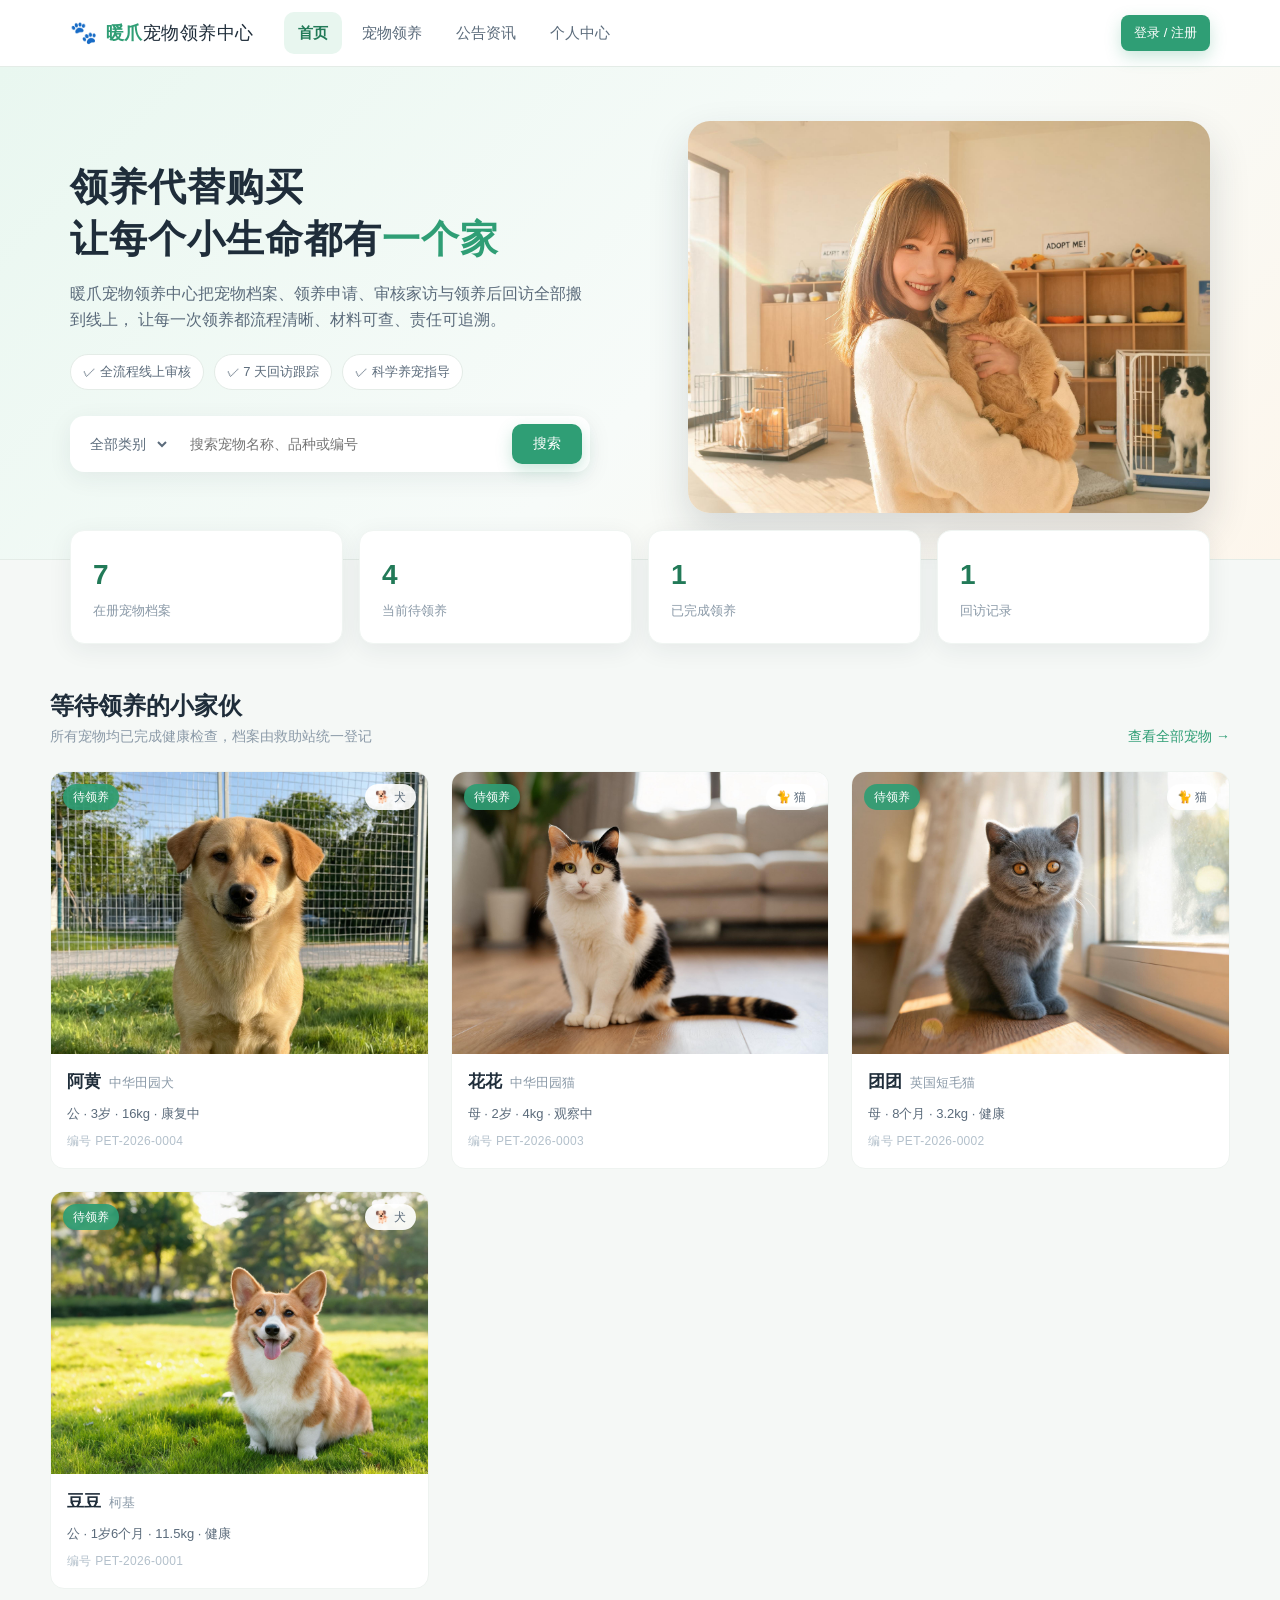
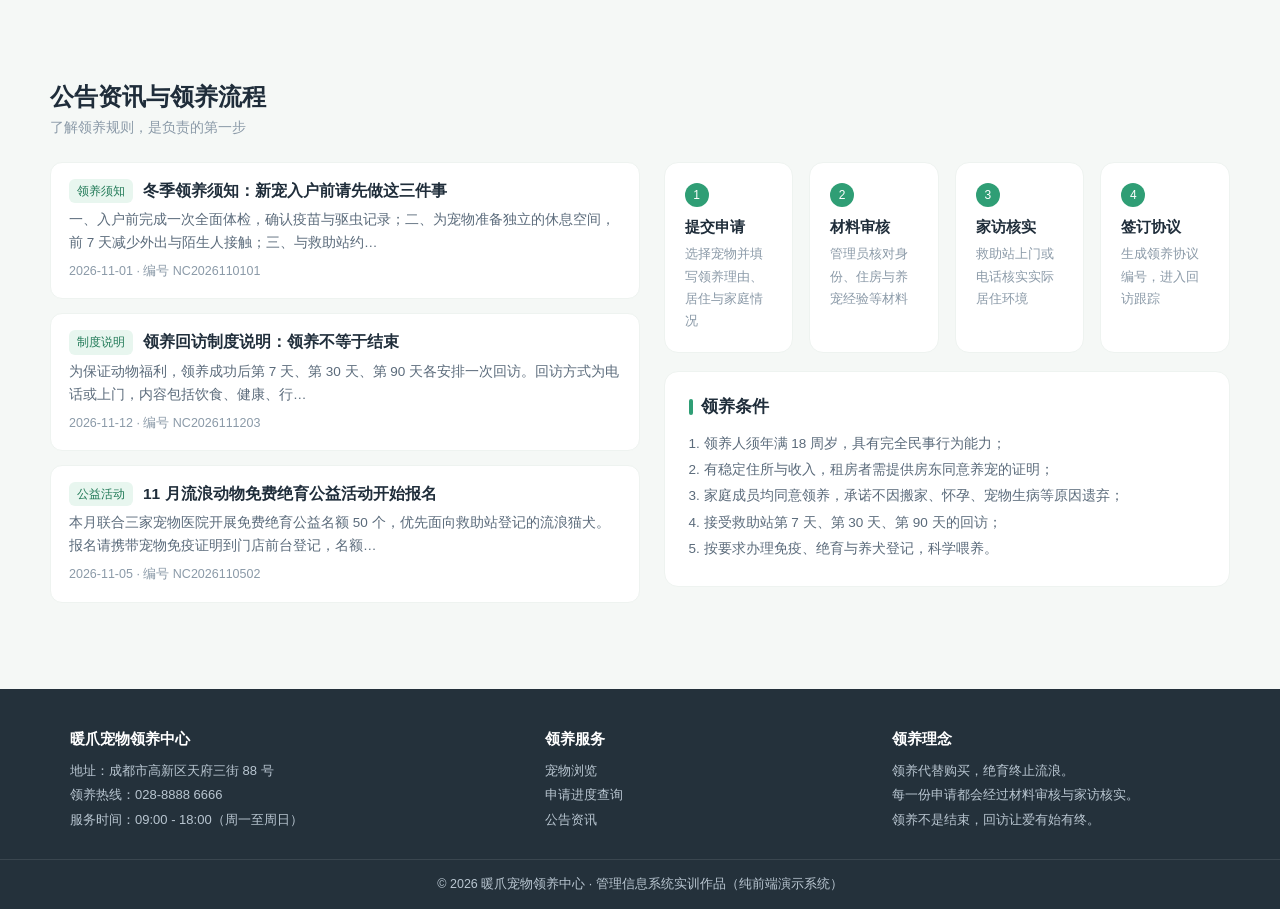
<file: pet-adoption/index.html>
<!DOCTYPE html>
<html lang="zh-CN">
<head>
  <meta charset="UTF-8">
  <meta name="viewport" content="width=device-width, initial-scale=1.0">
  <title>暖爪宠物领养中心 · 首页</title>
  <link rel="stylesheet" href="css/style.css">
</head>
<body>
<main>
  <!-- 首屏 -->
  <section class="hero">
    <div class="wrap hero-in">
      <div>
        <h1>领养代替购买<br>让每个小生命都有<em>一个家</em></h1>
        <p class="lead">暖爪宠物领养中心把宠物档案、领养申请、审核家访与领养后回访全部搬到线上，
          让每一次领养都流程清晰、材料可查、责任可追溯。</p>
        <div class="hero-tags">
          <span>✓ 全流程线上审核</span>
          <span>✓ 7 天回访跟踪</span>
          <span>✓ 科学养宠指导</span>
        </div>
        <form class="searchbar" action="list.html" method="get">
          <select name="type">
            <option value="">全部类别</option>
            <option value="01">犬</option>
            <option value="02">猫</option>
            <option value="03">其他</option>
          </select>
          <input type="text" name="kw" placeholder="搜索宠物名称、品种或编号">
          <button class="btn btn-primary" type="submit">搜索</button>
        </form>
      </div>
      <div class="hero-pic">
        <img src="assets/hero.jpg" alt="领养家庭" onerror="imgFallback(this)">
      </div>
    </div>
  </section>

  <!-- 数据概览 -->
  <div class="wrap">
    <div class="stats" id="stats"></div>
  </div>

  <!-- 推荐宠物 -->
  <section class="section wrap">
    <div class="section-hd">
      <div>
        <h2>等待领养的小家伙</h2>
        <p>所有宠物均已完成健康检查，档案由救助站统一登记</p>
      </div>
      <a href="list.html">查看全部宠物 →</a>
    </div>
    <div class="pet-grid" id="petGrid"></div>
  </section>

  <!-- 公告 + 流程 -->
  <section class="section wrap" id="notices">
    <div class="section-hd">
      <div>
        <h2>公告资讯与领养流程</h2>
        <p>了解领养规则，是负责的第一步</p>
      </div>
    </div>
    <div style="display:grid;grid-template-columns:1.02fr .98fr;gap:24px;align-items:start" class="notice-flow">
      <div class="notice-list" id="noticeList"></div>
      <div>
        <div class="flow" id="flowBox"></div>
        <div class="block" style="margin-top:18px">
          <h3>领养条件</h3>
          <pre style="white-space:pre-wrap;font-family:inherit;color:#5b6b7b;font-size:13.5px;line-height:1.95" id="ruleBox"></pre>
        </div>
      </div>
    </div>
  </section>
</main>

<script src="js/store.js"></script>
<script src="js/common.js"></script>
<script>
  renderLayout('home');

  /* 数据概览 */
  var pets = DB.pets();
  var stats = [
    { n: pets.length, t: '在册宠物档案' },
    { n: pets.filter(function (p) { return p.status === '20'; }).length, t: '当前待领养' },
    { n: DB.applications().filter(function (a) { return a.status === '04'; }).length, t: '已完成领养' },
    { n: DB.visits().filter(function (v) { return v.status === '02'; }).length, t: '回访记录' }
  ];
  $('#stats').innerHTML = stats.map(function (s) {
    return '<div class="stat"><b>' + s.n + '</b><span>' + s.t + '</span></div>';
  }).join('');

  /* 推荐宠物：待领养，按登记时间倒序 */
  var list = pets.filter(function (p) { return p.status === '20'; })
    .sort(function (a, b) { return a.createdAt < b.createdAt ? 1 : -1; }).slice(0, 6);
  $('#petGrid').innerHTML = list.length ? list.map(petCard).join('') : emptyState('暂时没有待领养的宠物，请稍后再来看看');

  /* 公告 */
  var notices = DB.notices().slice(0, 3);
  $('#noticeList').innerHTML = notices.map(function (n) {
    return '<article class="notice-item" data-id="' + n.id + '">' +
      '<div class="top"><span class="type">' + esc(n.type) + '</span>' +
      '<h4>' + esc(n.title) + '</h4></div>' +
      '<p>' + esc(n.content.slice(0, 62)) + '…</p>' +
      '<div class="date" style="margin-top:6px">' + esc(n.createdAt) + ' · 编号 ' + esc(n.id) + '</div>' +
    '</article>';
  }).join('');

  $$('.notice-item').forEach(function (item) {
    item.addEventListener('click', function () {
      var n = DB.notices().filter(function (x) { return x.id === item.dataset.id; })[0];
      if (!n) return;
      openModal(n.title,
        '<div class="badge b-20" style="margin-bottom:10px">' + esc(n.type) + '</div>' +
        '<div class="prose" style="white-space:pre-wrap">' + esc(n.content) + '</div>' +
        '<div class="date" style="color:#8b9aa8;font-size:12.5px;margin-top:14px">发布编号 ' + esc(n.id) + ' · ' + esc(n.createdAt) + '</div>',
        '<button class="btn btn-primary" onclick="closeModal()">知道了</button>');
    });
  });

  /* 领养流程 */
  var flow = [
    ['提交申请', '选择宠物并填写领养理由、居住与家庭情况'],
    ['材料审核', '管理员核对身份、住房与养宠经验等材料'],
    ['家访核实', '救助站上门或电话核实实际居住环境'],
    ['签订协议', '生成领养协议编号，进入回访跟踪']
  ];
  $('#flowBox').innerHTML = flow.map(function (f, i) {
    return '<div class="flow-item"><em>' + (i + 1) + '</em><h4>' + f[0] + '</h4><p>' + f[1] + '</p></div>';
  }).join('');
  $('#ruleBox').textContent = DB.settings().rules;
</script>
</body>
</html>
</file>
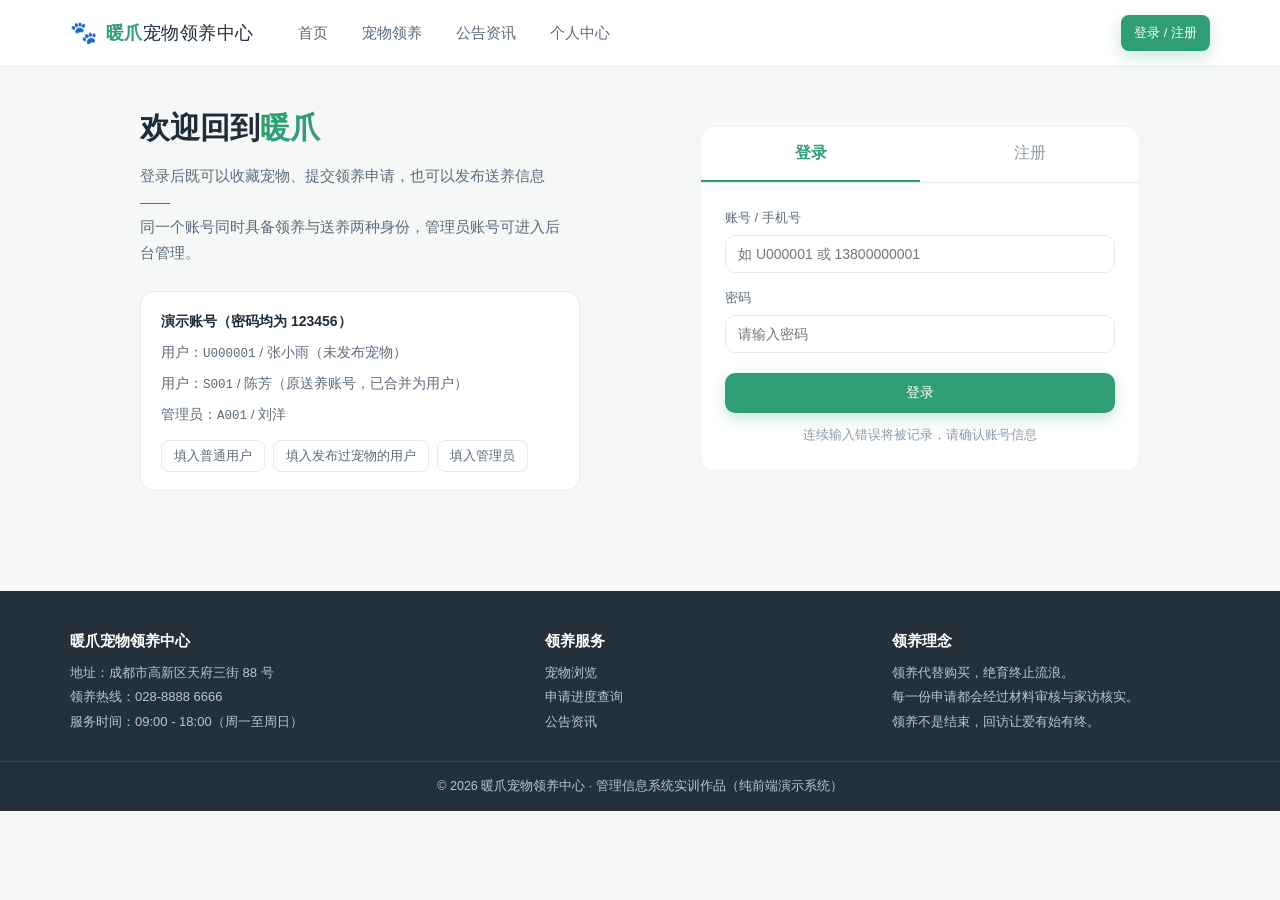
<file: pet-adoption/admin.html>
<!DOCTYPE html>
<html lang="zh-CN">
<head>
  <meta charset="UTF-8">
  <meta name="viewport" content="width=device-width, initial-scale=1.0">
  <title>管理员后台 · 暖爪宠物领养中心</title>
  <link rel="stylesheet" href="css/style.css">
</head>
<body>
<div class="wrap">
  <div class="panel-layout">
    <aside class="menu">
      <div class="who">
        <b id="whoName">—</b>
        <span id="whoMeta">—</span>
      </div>
      <button data-sec="home" class="on" type="button">📊 后台概览</button>
      <button data-sec="users" type="button">👥 用户管理</button>
      <button data-sec="pets" type="button">🐾 宠物审核管理</button>
      <button data-sec="apps" type="button">📄 领养申请审核</button>
      <button data-sec="visits" type="button">📞 领养回访管理</button>
      <button data-sec="notices" type="button">📢 公告资讯管理</button>
      <button data-sec="settings" type="button">⚙️ 系统基础设置</button>
      <a href="index.html" style="margin-top:6px">↩ 返回前台首页</a>
    </aside>

    <div>
      <div class="panel-title">
        <div>
          <h2 id="panelTitle">后台概览</h2>
          <div class="sub" id="panelSub">—</div>
        </div>
        <div id="panelExtra"></div>
      </div>
      <div id="panel"></div>
    </div>
  </div>
</div>

<script src="js/store.js"></script>
<script src="js/common.js"></script>
<script>
  renderLayout('admin');
  var user = requireUser(['03']);
  var sec = 'home';

  var META = {
    home: ['后台概览', '查看关键数据与待处理事项'],
    users: ['用户管理', '管理用户与管理员账号状态'],
    pets: ['宠物审核管理', '审核送养信息，维护宠物档案状态'],
    apps: ['领养申请审核', '按“材料审核—家访核实—签订协议”流程处理申请'],
    visits: ['领养回访管理', '跟踪领养后回访任务，记录回访结果'],
    notices: ['公告资讯管理', '发布、编辑与删除领养须知与公益活动公告'],
    settings: ['系统基础设置', '维护站点信息、领养要求与回访规则']
  };

  function boot() {
    var u = DB.currentUser();
    $('#whoName').textContent = u.name;
    $('#whoMeta').textContent = '管理员 · ' + u.id;
    $('#panelTitle').textContent = META[sec][0];
    $('#panelSub').textContent = META[sec][1];
    $$('.menu [data-sec]').forEach(function (b) { b.classList.toggle('on', b.dataset.sec === sec); });
    $('#panelExtra').innerHTML = '';
    if (sec === 'home') renderHome();
    else if (sec === 'users') renderUsers();
    else if (sec === 'pets') renderPets();
    else if (sec === 'apps') renderApps();
    else if (sec === 'visits') renderVisits();
    else if (sec === 'notices') renderNotices();
    else renderSettings();
  }

  function statBox(n, t) { return '<div class="stat-box"><span>' + t + '</span><b>' + n + '</b></div>'; }

  /* ---------- 后台概览 ---------- */
  function renderHome() {
    var pets = DB.pets(), apps = DB.applications(), visits = DB.visits();
    var pendingPets = pets.filter(function (p) { return p.status === '10'; });
    var pendingApps = apps.filter(function (a) { return a.status === '01' || a.status === '02' || a.status === '03'; });
    var pendingVisits = visits.filter(function (v) { return v.status === '01'; });

    var todo = [];
    pendingPets.forEach(function (p) {
      todo.push('宠物「' + p.name + '」待审核 <span class="mono">' + p.id + '</span>');
    });
    pendingApps.forEach(function (a) {
      todo.push('申请 <span class="mono">' + a.id + '</span> 处于「' + DICT.applyStatus[a.status] + '」');
    });
    pendingVisits.forEach(function (v) {
      todo.push('回访 <span class="mono">' + v.id + '</span> 计划于 ' + v.planDate + ' 执行');
    });

    $('#panel').innerHTML =
      '<div class="stat-row">' +
        statBox(DB.users().length, '系统用户') +
        statBox(pets.length, '在册宠物') +
        statBox(pendingApps.length, '待处理申请') +
        statBox(pendingVisits.length, '待回访任务') +
      '</div>' +
      '<div class="card"><h3 style="font-size:16px;margin-bottom:10px">待办事项</h3>' +
        (todo.length ? '<ul style="display:grid;gap:8px;color:#5b6b7b;font-size:13.5px">' +
          todo.slice(0, 8).map(function (t) {
            return '<li style="padding:8px 12px;background:#f8fbf9;border-radius:8px">· ' + t + '</li>';
          }).join('') + '</ul>'
          : '<p style="color:#8b9aa8">暂无待处理事项，全部业务已处理完毕。</p>') +
      '</div>' +
      '<div class="card"><h3 style="font-size:16px;margin-bottom:10px">最近领养申请</h3>' +
        '<div class="table-wrap" style="border:0"><table class="tb"><thead><tr>' +
          '<th>申请单号</th><th>宠物</th><th>申请人</th><th>提交时间</th><th>状态</th>' +
        '</tr></thead><tbody>' +
        apps.slice().sort(function (a, b) { return a.createdAt < b.createdAt ? 1 : -1; }).slice(0, 5).map(function (a) {
          var p = DB.pet(a.petId) || {}, u = DB.user(a.userId) || {};
          return '<tr><td class="mono">' + esc(a.id) + '</td><td>' + esc(p.name || '—') + '</td>' +
            '<td>' + esc(u.name || '—') + '</td><td>' + esc(a.createdAt) + '</td>' +
            '<td>' + badge(DICT.applyStatus, a.status) + '</td></tr>';
        }).join('') + '</tbody></table></div></div>';
  }

  /* ---------- 用户管理 ---------- */
  function renderUsers() {
    var kw = '';
    $('#panelExtra').innerHTML = '<input id="userKw" placeholder="搜索编号 / 姓名 / 手机号" ' +
      'style="border:1px solid #e4ece7;border-radius:8px;padding:7px 12px;outline:none;width:220px">';

    function draw() {
      var list = DB.users().filter(function (u) {
        var t = (u.id + u.name + u.phone).toLowerCase();
        return t.indexOf(kw.toLowerCase()) >= 0;
      });
      $('#panel').innerHTML = list.length
        ? '<div class="table-wrap"><table class="tb"><thead><tr>' +
            '<th>用户编号</th><th>姓名</th><th>角色</th><th>手机号</th><th>状态</th><th>注册时间</th><th>操作</th>' +
          '</tr></thead><tbody>' +
          list.map(function (u) {
            return '<tr>' +
              '<td class="mono">' + esc(u.id) + '</td>' +
              '<td><b>' + esc(u.name) + '</b></td>' +
              '<td>' + DICT.role[u.role] + '</td>' +
              '<td>' + esc(u.phone) + '</td>' +
              '<td>' + badge(DICT.account, u.status) + '</td>' +
              '<td>' + esc(u.createdAt) + '</td>' +
              '<td class="ops">' +
                (u.id === DB.currentUser().id ? '<span style="color:#8b9aa8;font-size:12.5px">当前登录账号</span>'
                  : '<button class="btn btn-line btn-sm" data-freeze="' + u.id + '" type="button">' +
                    (u.status === '01' ? '冻结' : '解冻') + '</button>') +
                '<button class="btn btn-line btn-sm" data-detail="' + u.id + '" type="button">详情</button>' +
              '</td></tr>';
          }).join('') + '</tbody></table></div>'
        : emptyState('没有匹配的用户');

      $$('[data-freeze]').forEach(function (b) {
        b.addEventListener('click', function () {
          DB.toggleUserStatus(b.dataset.freeze);
          toast('账号状态已更新');
          draw();
        });
      });
      $$('[data-detail]').forEach(function (b) {
        b.addEventListener('click', function () { userDetail(b.dataset.detail); });
      });
    }

    $('#userKw').addEventListener('input', function () { kw = this.value.trim(); draw(); });
    draw();
  }

  function userDetail(id) {
    var u = DB.user(id);
    var apps = DB.applicationsOf(id);
    openModal('用户详情 · ' + u.id,
      '<div class="detail-attrs" style="margin-top:0">' +
        '<div class="attr"><span>姓名</span><b>' + esc(u.name) + '</b></div>' +
        '<div class="attr"><span>角色</span><b>' + DICT.role[u.role] + '</b></div>' +
        '<div class="attr"><span>手机号</span><b>' + esc(u.phone) + '</b></div>' +
        '<div class="attr"><span>身份证号</span><b>' + esc(u.idCard || '—') + '</b></div>' +
        '<div class="attr"><span>联系地址</span><b>' + esc(u.address || '—') + '</b></div>' +
        '<div class="attr"><span>账号状态</span><b>' + DICT.account[u.status] + '</b></div>' +
      '</div>' +
      '<p style="color:#5b6b7b;font-size:13.5px">领养申请 ' + apps.length + ' 条，' +
        '其中成功 ' + apps.filter(function (a) { return a.status === '04'; }).length + ' 条。</p>',
      '<button class="btn btn-primary" type="button" onclick="closeModal()">关闭</button>');
  }

  /* ---------- 宠物审核管理 ---------- */
  function renderPets() {
    var status = '';
    $('#panelExtra').innerHTML = '<select id="petStatusSel" style="border:1px solid #e4ece7;border-radius:8px;padding:7px 10px;outline:none">' +
      '<option value="">全部状态</option>' +
      Object.keys(DICT.petStatus).map(function (k) {
        return '<option value="' + k + '">' + DICT.petStatus[k] + '</option>';
      }).join('') + '</select>';

    function draw() {
      var list = DB.pets().filter(function (p) { return !status || p.status === status; })
        .sort(function (a, b) { return a.createdAt < b.createdAt ? 1 : -1; });
      $('#panel').innerHTML = list.length
        ? '<div class="table-wrap"><table class="tb"><thead><tr>' +
            '<th>宠物编号</th><th>名称</th><th>类别 / 品种</th><th>健康状况</th><th>状态</th><th>登记时间</th><th>操作</th>' +
          '</tr></thead><tbody>' +
          list.map(function (p) {
            return '<tr>' +
              '<td class="mono">' + esc(p.id) + '</td>' +
              '<td><b>' + esc(p.name) + '</b></td>' +
              '<td>' + DICT.ptype[p.type] + ' / ' + esc(p.breed) + '</td>' +
              '<td>' + DICT.health[p.health] + '</td>' +
              '<td>' + badge(DICT.petStatus, p.status) + '</td>' +
              '<td>' + esc(p.createdAt) + '</td>' +
              '<td class="ops">' +
                (p.status === '10'
                  ? '<button class="btn btn-primary btn-sm" data-pass="' + p.id + '" type="button">审核通过</button>' +
                    '<button class="btn btn-danger btn-sm" data-reject="' + p.id + '" type="button">驳回</button>'
                  : '') +
                (p.status === '20' ? '<button class="btn btn-line btn-sm" data-off="' + p.id + '" type="button">下架</button>' : '') +
                '<button class="btn btn-line btn-sm" data-view="' + p.id + '" type="button">查看</button>' +
              '</td></tr>';
          }).join('') + '</tbody></table></div>'
        : emptyState('没有符合条件的宠物档案');

      $$('[data-pass]').forEach(function (b) {
        b.addEventListener('click', function () {
          DB.updatePet(b.dataset.pass, { status: '20' });
          toast('审核通过，宠物已可在前台展示');
          draw();
        });
      });
      $$('[data-reject]').forEach(function (b) {
        b.addEventListener('click', function () {
          if (!confirm('确定驳回该送养信息吗？驳回后状态为已下架。')) return;
          DB.updatePet(b.dataset.reject, { status: '50' });
          toast('已驳回');
          draw();
        });
      });
      $$('[data-off]').forEach(function (b) {
        b.addEventListener('click', function () {
          DB.updatePet(b.dataset.off, { status: '50' });
          toast('已下架');
          draw();
        });
      });
      $$('[data-view]').forEach(function (b) {
        b.addEventListener('click', function () {
          var p = DB.pet(b.dataset.view);
          openModal('宠物档案 · ' + p.id,
            '<div style="display:grid;grid-template-columns:200px 1fr;gap:16px">' +
              '<div class="pet-thumb" style="border-radius:10px;overflow:hidden;height:150px">' +
                '<img src="' + p.photo + '" style="width:100%;height:100%;object-fit:cover" onerror="imgFallback(this)"></div>' +
              '<div class="detail-attrs" style="margin:0;grid-template-columns:1fr 1fr">' +
                '<div class="attr"><span>名称</span><b>' + esc(p.name) + '</b></div>' +
                '<div class="attr"><span>品种</span><b>' + esc(p.breed) + '</b></div>' +
                '<div class="attr"><span>性别 / 年龄</span><b>' + DICT.gender[p.gender] + ' / ' + fmtAge(p.age) + '</b></div>' +
                '<div class="attr"><span>体重</span><b>' + p.weight + ' kg</b></div>' +
                '<div class="attr"><span>免疫 / 绝育</span><b>' + (p.vaccined ? '已免疫' : '未免疫') + ' / ' + (p.sterilized ? '已绝育' : '未绝育') + '</b></div>' +
                '<div class="attr"><span>发布人</span><b>' + esc(p.createdBy) + '</b></div>' +
              '</div>' +
            '</div>' +
            '<p style="color:#5b6b7b;font-size:13.5px;margin-top:12px">' + esc(p.desc) + '</p>',
            '<button class="btn btn-primary" type="button" onclick="closeModal()">关闭</button>');
        });
      });
    }

    $('#petStatusSel').addEventListener('change', function () { status = this.value; draw(); });
    draw();
  }

  /* ---------- 领养申请审核 ---------- */
  function renderApps() {
    var status = '';
    $('#panelExtra').innerHTML = '<select id="appStatusSel" style="border:1px solid #e4ece7;border-radius:8px;padding:7px 10px;outline:none">' +
      '<option value="">全部状态</option>' +
      Object.keys(DICT.applyStatus).map(function (k) {
        return '<option value="' + k + '">' + DICT.applyStatus[k] + '</option>';
      }).join('') + '</select>';

    function draw() {
      var list = DB.applications().filter(function (a) { return !status || a.status === status; })
        .sort(function (a, b) { return a.createdAt < b.createdAt ? 1 : -1; });
      $('#panel').innerHTML = list.length
        ? '<div class="table-wrap"><table class="tb"><thead><tr>' +
            '<th>申请单号</th><th>申请宠物</th><th>申请人</th><th>住房 / 经验</th><th>提交时间</th><th>状态</th><th>操作</th>' +
          '</tr></thead><tbody>' +
          list.map(function (a) {
            var p = DB.pet(a.petId) || { name: '—' }, u = DB.user(a.userId) || { name: '—' };
            var canReview = ['01', '02', '03'].indexOf(a.status) >= 0;
            return '<tr>' +
              '<td class="mono">' + esc(a.id) + '</td>' +
              '<td>' + esc(p.name) + '<div class="mono" style="font-size:11.5px">' + esc(a.petId) + '</div></td>' +
              '<td>' + esc(u.name) + '<div class="mono" style="font-size:11.5px">' + esc(u.id) + '</div></td>' +
              '<td>' + esc(a.houseType) + ' / ' + esc(a.experience) + '</td>' +
              '<td>' + esc(a.createdAt) + '</td>' +
              '<td>' + badge(DICT.applyStatus, a.status) + (a.agreementId ? '<div class="mono" style="font-size:11.5px;margin-top:2px">' + esc(a.agreementId) + '</div>' : '') + '</td>' +
              '<td class="ops">' +
                (canReview
                  ? '<button class="btn btn-primary btn-sm" data-review="' + a.id + '" type="button">审核处理</button>'
                  : '<button class="btn btn-line btn-sm" data-info="' + a.id + '" type="button">查看</button>') +
              '</td></tr>';
          }).join('') + '</tbody></table></div>'
        : emptyState('没有符合条件的申请');

      $$('[data-review]').forEach(function (b) {
        b.addEventListener('click', function () { reviewModal(b.dataset.review, draw); });
      });
      $$('[data-info]').forEach(function (b) {
        b.addEventListener('click', function () { infoModal(b.dataset.info); });
      });
    }

    $('#appStatusSel').addEventListener('change', function () { status = this.value; draw(); });
    draw();
  }

  function reviewModal(appId, cb) {
    var a = DB.applications().filter(function (x) { return x.id === appId; })[0];
    if (!a) return;
    var u = DB.user(a.userId) || {}, p = DB.pet(a.petId) || {};
    var actions = [];
    if (a.status === '01') actions.push(['pass', '初审通过']);
    if (a.status === '01' || a.status === '02') actions.push(['visit', '转家访核实']);
    if (a.status === '02' || a.status === '03') actions.push(['success', '确认领养并签订协议']);
    actions.push(['reject', '驳回申请']);

    openModal('审核领养申请 · ' + a.id,
      '<div class="detail-attrs" style="margin-top:0">' +
        '<div class="attr"><span>申请人</span><b>' + esc(u.name) + '（' + esc(u.id) + '）</b></div>' +
        '<div class="attr"><span>联系电话</span><b>' + esc(a.phone) + '</b></div>' +
        '<div class="attr"><span>申请宠物</span><b>' + esc(p.name) + '（' + esc(a.petId) + '）</b></div>' +
        '<div class="attr"><span>住房 / 经验</span><b>' + esc(a.houseType) + ' / ' + esc(a.experience) + '</b></div>' +
      '</div>' +
      '<div style="background:#f8fbf9;border-radius:10px;padding:12px;font-size:13.5px;color:#5b6b7b;margin-bottom:14px">' +
        '<b style="color:#1f2d3a">领养理由</b><div style="margin-top:4px">' + esc(a.reason) + '</div></div>' +
      '<div class="field"><label>处理意见 <i>*</i></label>' +
        '<div class="radio-row">' + actions.map(function (act, i) {
          return '<label><input type="radio" name="act" value="' + act[0] + '"' + (i === 0 ? ' checked' : '') + '> ' + act[1] + '</label>';
        }).join('') + '</div></div>' +
      '<div class="field" style="margin-top:12px"><label>审核备注</label>' +
        '<textarea id="reviewNote" placeholder="如材料是否齐全、家访结论、协议签订情况等">' + esc(a.reviewNote || '') + '</textarea></div>' +
      '<p style="color:#8b9aa8;font-size:12.5px;margin-top:8px">' +
        '确认领养后系统将自动生成带校验位的领养协议编号，并将宠物状态置为“已领养”，同时创建首次回访任务。</p>',
      '<button class="btn btn-line" type="button" onclick="closeModal()">取消</button>' +
      '<button class="btn btn-primary" id="btnDoReview" type="button">提交处理</button>',
      function () {
        $('#btnDoReview').addEventListener('click', function () {
          var act = $('input[name="act"]:checked').value;
          var note = $('#reviewNote').value.trim();
          if ((act === 'reject' || act === 'pass') && !note) return toast('请填写审核备注', 'warn');
          var res = DB.reviewApplication(appId, act, note);
          if (!res.ok) return toast(res.msg, 'err');
          closeModal();
          if (act === 'success') toast('已确认领养，协议编号 ' + res.app.agreementId);
          else toast('处理完成：' + DICT.applyStatus[res.app.status]);
          if (cb) cb();
        });
      });
  }

  function infoModal(appId) {
    var a = DB.applications().filter(function (x) { return x.id === appId; })[0];
    var u = DB.user(a.userId) || {}, p = DB.pet(a.petId) || {};
    openModal('申请详情 · ' + a.id,
      '<div class="detail-attrs" style="margin-top:0">' +
        '<div class="attr"><span>状态</span><b>' + DICT.applyStatus[a.status] + '</b></div>' +
        '<div class="attr"><span>协议编号</span><b class="mono">' + esc(a.agreementId || '—') + '</b></div>' +
        '<div class="attr"><span>申请人</span><b>' + esc(u.name) + '</b></div>' +
        '<div class="attr"><span>宠物</span><b>' + esc(p.name) + '</b></div>' +
      '</div>' +
      '<div style="background:#f8fbf9;border-radius:10px;padding:12px;font-size:13.5px;color:#5b6b7b">' +
        '<div><b style="color:#1f2d3a">审核备注：</b>' + esc(a.reviewNote || '—') + '</div>' +
        '<div style="margin-top:6px"><b style="color:#1f2d3a">最后更新：</b>' + esc(a.updatedAt) + '</div></div>',
      '<button class="btn btn-primary" type="button" onclick="closeModal()">关闭</button>');
  }

  /* ---------- 回访管理 ---------- */
  function renderVisits() {
    $('#panelExtra').innerHTML = '<button class="btn btn-primary btn-sm" id="btnNewVisit" type="button">+ 新建回访任务</button>';

    function draw() {
      var list = DB.visits().slice().sort(function (a, b) { return a.planDate < b.planDate ? 1 : -1; });
      $('#panel').innerHTML = list.length
        ? '<div class="table-wrap"><table class="tb"><thead><tr>' +
            '<th>回访单号</th><th>领养宠物</th><th>领养人</th><th>计划日期</th><th>实际日期</th><th>状态</th><th>回访说明</th><th>操作</th>' +
          '</tr></thead><tbody>' +
          list.map(function (v) {
            var p = DB.pet(v.petId) || { name: '—' }, u = DB.user(v.userId) || { name: '—' };
            return '<tr>' +
              '<td class="mono">' + esc(v.id) + '</td>' +
              '<td>' + esc(p.name) + '</td>' +
              '<td>' + esc(u.name) + '</td>' +
              '<td>' + esc(v.planDate) + '</td>' +
              '<td>' + esc(v.actualDate || '—') + '</td>' +
              '<td>' + badge(DICT.visitStatus, v.status) + '</td>' +
              '<td style="max-width:220px">' + esc(v.note || '—') + '</td>' +
              '<td class="ops">' + (v.status === '01'
                ? '<button class="btn btn-primary btn-sm" data-do="' + v.id + '" type="button">记录回访</button>'
                : '<button class="btn btn-line btn-sm" data-again="' + v.id + '" type="button">追加回访</button>') + '</td>' +
            '</tr>';
          }).join('') + '</tbody></table></div>'
        : emptyState('暂无回访任务');
      bind();
    }

    function bind() {
      $$('[data-do]').forEach(function (b) {
        b.addEventListener('click', function () { visitModal(b.dataset.do, draw); });
      });
      $$('[data-again]').forEach(function (b) {
        b.addEventListener('click', function () { visitModal(b.dataset.again, draw); });
      });
      var nb = $('#btnNewVisit');
      if (nb) {
        nb.addEventListener('click', function () {
          var adopted = DB.applications().filter(function (a) { return a.status === '04'; });
          if (!adopted.length) return toast('暂无领养成功的记录，无法新建回访', 'warn');
          openModal('新建回访任务',
            '<div class="field"><label>选择领养记录 <i>*</i></label><select id="nApp">' +
              adopted.map(function (a) {
                var p = DB.pet(a.petId) || {}, u = DB.user(a.userId) || {};
                return '<option value="' + a.id + '">' + esc(a.id) + ' · ' + esc(p.name) + ' · ' + esc(u.name) + '</option>';
              }).join('') + '</select></div>' +
            '<div class="field" style="margin-top:12px"><label>计划回访日期 <i>*</i></label>' +
              '<input type="date" id="nDate" value="' + todayStr() + '"></div>',
            '<button class="btn btn-line" type="button" onclick="closeModal()">取消</button>' +
            '<button class="btn btn-primary" id="btnAddVisit" type="button">创建</button>',
            function () {
              $('#btnAddVisit').addEventListener('click', function () {
                var res = DB.addVisitPlan({
                  applicationId: $('#nApp').value,
                  planDate: $('#nDate').value,
                  visitor: DB.currentUser().name
                });
                if (!res.ok) return toast(res.msg, 'err');
                closeModal();
                toast('回访任务已创建');
                draw();
              });
            });
        });
      }
    }

    draw();
  }

  function visitModal(visitId, cb) {
    var v = DB.visits().filter(function (x) { return x.id === visitId; })[0];
    if (!v) return;
    var p = DB.pet(v.petId) || {}, u = DB.user(v.userId) || {};
    openModal('记录回访 · ' + v.id,
      '<div class="detail-attrs" style="margin-top:0">' +
        '<div class="attr"><span>领养宠物</span><b>' + esc(p.name) + '</b></div>' +
        '<div class="attr"><span>领养人</span><b>' + esc(u.name) + '</b></div>' +
        '<div class="attr"><span>计划日期</span><b>' + esc(v.planDate) + '</b></div>' +
        '<div class="attr"><span>回访人</span><b>' + esc(v.visitor) + '</b></div>' +
      '</div>' +
      '<div class="field"><label>回访结果 <i>*</i></label><div class="radio-row">' +
        '<label><input type="radio" name="vres" value="02" checked> 回访正常</label>' +
        '<label><input type="radio" name="vres" value="03"> 异常待处理</label></div></div>' +
      '<div class="field" style="margin-top:12px"><label>回访说明 <i>*</i></label>' +
        '<textarea id="vNote" placeholder="记录宠物饮食、健康、行为适应情况，以及需要跟进的问题">' + esc(v.note || '') + '</textarea></div>',
      '<button class="btn btn-line" type="button" onclick="closeModal()">取消</button>' +
      '<button class="btn btn-primary" id="btnSaveVisit" type="button">保存回访记录</button>',
      function () {
        $('#btnSaveVisit').addEventListener('click', function () {
          var note = $('#vNote').value.trim();
          if (note.length < 5) return toast('请填写回访说明（不少于 5 个字）', 'warn');
          DB.finishVisit(visitId, { result: $('input[name="vres"]:checked').value, note: note });
          closeModal();
          toast('回访记录已保存');
          if (cb) cb();
        });
      });
  }

  /* ---------- 公告管理 ---------- */
  function renderNotices() {
    $('#panelExtra').innerHTML = '<button class="btn btn-primary btn-sm" id="btnNewNotice" type="button">+ 发布公告</button>';

    function draw() {
      var list = DB.notices();
      $('#panel').innerHTML = list.length
        ? '<div class="table-wrap"><table class="tb"><thead><tr>' +
            '<th>公告编号</th><th>标题</th><th>类型</th><th>置顶</th><th>发布时间</th><th>操作</th>' +
          '</tr></thead><tbody>' +
          list.map(function (n) {
            return '<tr>' +
              '<td class="mono">' + esc(n.id) + '</td>' +
              '<td><b>' + esc(n.title) + '</b></td>' +
              '<td>' + esc(n.type) + '</td>' +
              '<td>' + (n.top ? '是' : '否') + '</td>' +
              '<td>' + esc(n.createdAt) + '</td>' +
              '<td class="ops">' +
                '<button class="btn btn-line btn-sm" data-edit="' + n.id + '" type="button">编辑</button>' +
                '<button class="btn btn-danger btn-sm" data-del="' + n.id + '" type="button">删除</button>' +
              '</td></tr>';
          }).join('') + '</tbody></table></div>'
        : emptyState('还没有发布过公告');
      bind();
    }

    function bind() {
      $$('[data-edit]').forEach(function (b) {
        b.addEventListener('click', function () { noticeModal(b.dataset.edit, draw); });
      });
      $$('[data-del]').forEach(function (b) {
        b.addEventListener('click', function () {
          if (!confirm('确定删除该公告吗？')) return;
          DB.deleteNotice(b.dataset.del);
          toast('已删除');
          draw();
        });
      });
      var nb = $('#btnNewNotice');
      if (nb) nb.addEventListener('click', function () { noticeModal('', draw); });
    }

    draw();
  }

  function noticeModal(id, cb) {
    var n = id ? DB.notices().filter(function (x) { return x.id === id; })[0] : null;
    openModal(n ? '编辑公告 · ' + n.id : '发布公告',
      '<div class="form-grid">' +
        '<div class="field full"><label>公告标题 <i>*</i></label><input id="nTitle" value="' + esc(n ? n.title : '') + '"></div>' +
        '<div class="field"><label>公告类型</label><select id="nType">' +
          ['领养须知', '公益活动', '制度说明', '其他'].map(function (t) {
            return '<option' + (n && n.type === t ? ' selected' : '') + '>' + t + '</option>';
          }).join('') + '</select></div>' +
        '<div class="field"><label>是否置顶</label><select id="nTop">' +
          '<option value="0"' + (n && !n.top ? ' selected' : '') + '>否</option>' +
          '<option value="1"' + (n && n.top ? ' selected' : '') + '>是</option></select></div>' +
        '<div class="field full"><label>公告内容 <i>*</i></label>' +
          '<textarea id="nContent" style="min-height:150px">' + esc(n ? n.content : '') + '</textarea></div>' +
      '</div>',
      '<button class="btn btn-line" type="button" onclick="closeModal()">取消</button>' +
      '<button class="btn btn-primary" id="btnSaveNotice" type="button">保存</button>',
      function () {
        $('#btnSaveNotice').addEventListener('click', function () {
          var title = $('#nTitle').value.trim();
          var content = $('#nContent').value.trim();
          if (!title) return toast('请填写公告标题', 'warn');
          if (content.length < 10) return toast('公告内容不少于 10 个字', 'warn');
          var res = DB.saveNotice({
            id: n ? n.id : '', title: title, content: content,
            type: $('#nType').value, top: $('#nTop').value === '1'
          });
          if (!res.ok) return toast(res.msg, 'err');
          closeModal();
          toast(n ? '公告已更新' : '公告已发布，编号 ' + res.notice.id);
          cb();
        });
      });
  }

  /* ---------- 系统设置 ---------- */
  function renderSettings() {
    var s = DB.settings();
    $('#panel').innerHTML =
      '<div class="card">' +
        '<div class="form-grid">' +
          '<div class="field"><label>站点名称</label><input id="sName" value="' + esc(s.siteName) + '"></div>' +
          '<div class="field"><label>领养热线</label><input id="sHot" value="' + esc(s.hotline) + '"></div>' +
          '<div class="field"><label>站点地址</label><input id="sAddr" value="' + esc(s.address) + '"></div>' +
          '<div class="field"><label>服务时间</label><input id="sTime" value="' + esc(s.workTime) + '"></div>' +
          '<div class="field"><label>首次回访间隔（天）</label>' +
            '<input id="sDays" type="number" min="1" value="' + s.visitDays + '"></div>' +
          '<div class="field"><label>宠物状态码预览</label>' +
            '<input value="10 待审核 / 20 待领养 / 30 申请中 / 40 已领养 / 50 已下架" disabled></div>' +
          '<div class="field full"><label>领养要求</label>' +
            '<textarea id="sRules" style="min-height:150px">' + esc(s.rules) + '</textarea></div>' +
        '</div>' +
        '<div class="form-actions"><button class="btn btn-primary" id="btnSaveSet" type="button">保存设置</button></div>' +
      '</div>' +
      '<div class="card"><h3 style="font-size:16px;margin-bottom:8px">数据维护</h3>' +
        '<p style="color:#5b6b7b;font-size:13.5px">系统为纯前端演示版本，业务数据保存在当前浏览器的 localStorage 中。' +
        '重置后所有演示数据将恢复到初始状态，已提交的申请与收藏会被清空。</p>' +
        '<div class="form-actions"><button class="btn btn-danger" id="btnReset" type="button">重置演示数据</button></div></div>';

    $('#btnSaveSet').addEventListener('click', function () {
      var days = Number($('#sDays').value);
      if (!days || days < 1) return toast('回访间隔天数需大于 0', 'warn');
      DB.saveSettings({
        siteName: $('#sName').value.trim() || s.siteName,
        hotline: $('#sHot').value.trim(),
        address: $('#sAddr').value.trim(),
        workTime: $('#sTime').value.trim(),
        visitDays: days,
        rules: $('#sRules').value
      });
      toast('设置已保存');
      setTimeout(function () { location.reload(); }, 600);
    });

    $('#btnReset').addEventListener('click', function () {
      if (!confirm('确定重置全部演示数据吗？该操作不可撤销。')) return;
      DB.reset();
      toast('已恢复初始演示数据');
      setTimeout(function () { location.href = 'admin.html'; }, 700);
    });
  }

  $$('.menu [data-sec]').forEach(function (b) {
    b.addEventListener('click', function () { sec = b.dataset.sec; boot(); });
  });

  boot();
</script>
</body>
</html>
</file>
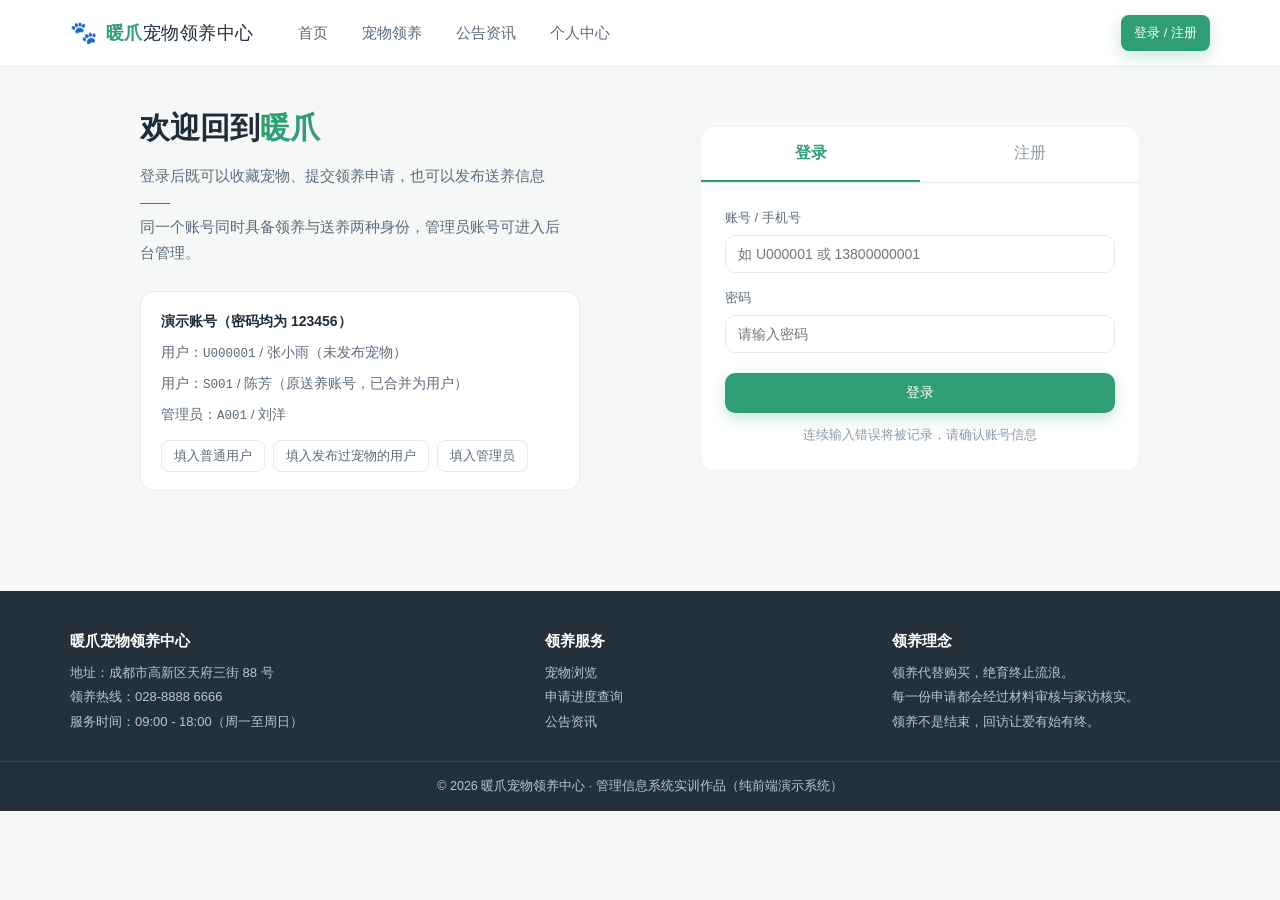
<file: pet-adoption/center.html>
<!DOCTYPE html>
<html lang="zh-CN">
<head>
  <meta charset="UTF-8">
  <meta name="viewport" content="width=device-width, initial-scale=1.0">
  <title>个人中心 · 暖爪宠物领养中心</title>
  <link rel="stylesheet" href="css/style.css">
</head>
<body>
<div class="wrap">
  <div class="panel-layout">
    <aside class="menu">
      <div class="who">
        <b id="whoName">—</b>
        <span id="whoMeta">—</span>
      </div>
      <button data-sec="profile" class="on" type="button">👤 我的资料</button>
      <button data-sec="fav" type="button">⭐ 我的收藏</button>
      <button data-sec="apply" type="button">📄 申请进度</button>
      <button data-sec="adopt" type="button">🏠 领养记录</button>
      <a href="list.html" style="margin-top:6px">🐾 去看看待领养的宠物</a>
      <a href="shelter.html">📤 我要送养（发布宠物）</a>
    </aside>

    <div>
      <div class="panel-title">
        <div>
          <h2 id="panelTitle">我的资料</h2>
          <div class="sub" id="panelSub">完善资料有助于加快领养审核</div>
        </div>
      </div>
      <div id="panel"></div>
    </div>
  </div>
</div>

<script src="js/store.js"></script>
<script src="js/common.js"></script>
<script>
  renderLayout('center');
  var user = requireUser();

  var sec = new URLSearchParams(location.search).get('sec') || 'profile';
  var TITLES = {
    profile: ['我的资料', '完善资料有助于加快领养审核'],
    fav: ['我的收藏', '收藏的宠物如已领养，将在列表中标注状态'],
    apply: ['申请进度', '申请状态由管理员审核后实时更新'],
    adopt: ['领养记录', '领养成功后的协议编号与回访记录']
  };

  function boot() {
    user = DB.currentUser();
    if (!user) return;
    $('#whoName').textContent = user.name;
    $('#whoMeta').textContent = DICT.role[user.role] + ' · ' + user.id;
    var t = TITLES[sec] || TITLES.profile;
    $('#panelTitle').textContent = t[0];
    $('#panelSub').textContent = t[1];
    $$('.menu [data-sec]').forEach(function (b) { b.classList.toggle('on', b.dataset.sec === sec); });
    renderPanel();
  }

  function renderPanel() {
    if (sec === 'profile') return renderProfile();
    if (sec === 'fav') return renderFav();
    if (sec === 'apply') return renderApply();
    if (sec === 'adopt') return renderAdopt();
  }

  /* ---------- 我的资料 ---------- */
  function renderProfile() {
    $('#panel').innerHTML =
      '<div class="card">' +
        '<div style="display:flex;align-items:center;gap:14px;margin-bottom:18px">' +
          '<div class="avatar" style="width:52px;height:52px;font-size:20px">' + esc(user.name.charAt(0)) + '</div>' +
          '<div><b style="font-size:16px">' + esc(user.name) + '</b>' +
          '<div style="color:#8b9aa8;font-size:12.5px">编号 ' + esc(user.id) + ' · 注册于 ' + esc(user.createdAt) + '</div></div>' +
          '<div style="margin-left:auto">' + badge(DICT.account, user.status) + '</div>' +
        '</div>' +
        '<div class="form-grid">' +
          '<div class="field"><label>姓名</label><input id="pName" value="' + esc(user.name) + '"></div>' +
          '<div class="field"><label>手机号</label><input id="pPhone" value="' + esc(user.phone) + '"></div>' +
          '<div class="field"><label>身份证号</label><input id="pIdCard" value="' + esc(user.idCard) + '"></div>' +
          '<div class="field"><label>身份</label><input value="' + (user.role === '03' ? '管理员' : '用户（可领养 / 可送养）') + '" disabled></div>' +
          '<div class="field full"><label>联系地址</label><input id="pAddr" value="' + esc(user.address) + '"></div>' +
        '</div>' +
        '<div class="form-actions"><button class="btn btn-primary" id="btnSaveProfile" type="button">保存资料</button>' +
          '<a class="btn btn-line" href="login.html">切换账号</a></div>' +
      '</div>' +
      '<div class="card"><h3 style="font-size:16px;margin-bottom:10px">账号说明</h3>' +
        '<p style="color:#5b6b7b;font-size:13.5px">用户编号由系统按注册顺序自动生成（U＋6 位顺序码）。本系统采用单账号双身份设计：' +
        '同一个账号既可以在宠物列表提交领养申请，也可以在送养工作台发布宠物，两个入口可随时切换；' +
        '身份证号用于领养身份核验，仅在管理员审核与家访时使用。</p></div>';

    $('#btnSaveProfile').addEventListener('click', function () {
      var phone = $('#pPhone').value.trim();
      var idCard = $('#pIdCard').value.trim();
      if (!/^1\d{10}$/.test(phone)) return toast('请输入 11 位手机号码', 'warn');
      if (idCard && !/^\d{17}[\dXx]$/.test(idCard)) return toast('身份证号格式不正确', 'warn');
      DB.updateUser(user.id, {
        name: $('#pName').value.trim() || user.name,
        phone: phone, idCard: idCard, address: $('#pAddr').value.trim()
      });
      toast('资料已保存');
      boot();
    });
  }

  /* ---------- 我的收藏 ---------- */
  function renderFav() {
    var list = DB.favoritesOf(user.id);
    if (!list.length) {
      $('#panel').innerHTML = emptyState('还没有收藏任何宠物，去列表逛逛吧');
      return;
    }
    $('#panel').innerHTML = '<div class="pet-grid" style="grid-template-columns:repeat(3,1fr)">' +
      list.map(function (p) {
        return '<div style="position:relative">' + petCard(p) +
          '<button class="btn btn-line btn-sm" data-unfav="' + p.id + '" type="button" ' +
          'style="position:absolute;right:10px;bottom:52px;background:#fff">取消收藏</button></div>';
      }).join('') + '</div>';

    $$('[data-unfav]').forEach(function (btn) {
      btn.addEventListener('click', function () {
        DB.toggleFavorite(user.id, btn.dataset.unfav);
        toast('已取消收藏');
        renderFav();
      });
    });
  }

  /* ---------- 申请进度 ---------- */
  function renderApply() {
    var apps = DB.applicationsOf(user.id);
    if (!apps.length) {
      $('#panel').innerHTML = emptyState('暂无领养申请，选择一只宠物开始申请吧');
      return;
    }
    var stepIdx = { '01': 0, '02': 1, '03': 2, '04': 3, '05': 1, '06': 0 };
    var steps = ['提交申请', '材料审核', '家访核实', '领养成功'];

    $('#panel').innerHTML = apps.map(function (a) {
      var pet = DB.pet(a.petId) || { name: '—', id: a.petId, photo: '' };
      var idx = stepIdx[a.status] || 0;
      var stepsHtml = steps.map(function (s, i) {
        return '<div class="step ' + (i <= idx && a.status !== '05' && a.status !== '06' ? 'done' : '') + '">' +
          '<i>' + (i + 1) + '</i>' + s + '</div>' +
          (i < 3 ? '<div class="step-line ' + (i < idx && a.status !== '05' && a.status !== '06' ? 'done' : '') + '"></div>' : '');
      }).join('');

      return '<div class="card" style="display:grid;grid-template-columns:120px 1fr;gap:18px">' +
        '<div class="pet-thumb" style="border-radius:10px;width:120px;height:90px;overflow:hidden">' +
          '<img src="' + pet.photo + '" alt="" style="width:100%;height:100%;object-fit:cover" onerror="imgFallback(this)"></div>' +
        '<div>' +
          '<div style="display:flex;align-items:center;gap:10px;flex-wrap:wrap">' +
            '<b style="font-size:16px">' + esc(pet.name) + '</b>' + badge(DICT.applyStatus, a.status) +
            '<span class="mono" style="color:#8b9aa8">' + esc(a.id) + '</span>' +
          '</div>' +
          '<div style="color:#5b6b7b;font-size:13.5px;margin-top:6px">申请时间：' + esc(a.createdAt) +
            ' · 宠物编号 ' + esc(a.petId) + '</div>' +
          '<div class="steps">' + stepsHtml + '</div>' +
          '<div style="background:#f8fbf9;border-radius:10px;padding:10px 12px;margin-top:6px;font-size:13px;color:#5b6b7b">' +
            '<div>领养理由：' + esc(a.reason) + '</div>' +
            (a.reviewNote ? '<div style="margin-top:4px">审核意见：' + esc(a.reviewNote) + '</div>' : '') +
          '</div>' +
          '<div style="margin-top:10px;display:flex;gap:8px">' +
            '<a class="btn btn-line btn-sm" href="detail.html?id=' + encodeURIComponent(a.petId) + '">查看宠物</a>' +
            (a.status === '01' ? '<button class="btn btn-danger btn-sm" data-withdraw="' + a.id + '" type="button">撤回申请</button>' : '') +
          '</div>' +
        '</div>' +
      '</div>';
    }).join('');

    $$('[data-withdraw]').forEach(function (btn) {
      btn.addEventListener('click', function () {
        if (!confirm('确定撤回该领养申请吗？')) return;
        var res = DB.withdrawApplication(btn.dataset.withdraw);
        if (!res.ok) return toast(res.msg, 'warn');
        toast('已撤回申请');
        renderApply();
      });
    });
  }

  /* ---------- 领养记录 + 回访 ---------- */
  function renderAdopt() {
    var apps = DB.applicationsOf(user.id).filter(function (a) { return a.status === '04'; });
    if (!apps.length) {
      $('#panel').innerHTML = emptyState('还没有领养成功的记录');
      return;
    }
    $('#panel').innerHTML = apps.map(function (a) {
      var pet = DB.pet(a.petId) || { name: '—', photo: '' };
      var visits = DB.visits().filter(function (v) { return v.applicationId === a.id; });
      return '<div class="card">' +
        '<div style="display:flex;align-items:center;gap:12px;flex-wrap:wrap">' +
          '<b style="font-size:17px">' + esc(pet.name) + '</b>' + badge(DICT.applyStatus, a.status) +
          '<span class="mono" style="margin-left:auto">协议编号：' + esc(a.agreementId || '—') + '</span>' +
        '</div>' +
        '<div style="color:#5b6b7b;font-size:13.5px;margin-top:6px">' +
          '宠物编号 ' + esc(a.petId) + ' · 申请单号 ' + esc(a.id) + ' · 完成时间 ' + esc(a.updatedAt) + '</div>' +
        '<div style="margin-top:14px;font-weight:700;font-size:14px">回访记录</div>' +
        (visits.length ? '<div class="table-wrap" style="margin-top:8px"><table class="tb"><thead><tr>' +
          '<th>回访单号</th><th>计划日期</th><th>实际日期</th><th>结果</th><th>回访说明</th></tr></thead><tbody>' +
          visits.map(function (v) {
            return '<tr><td class="mono">' + esc(v.id) + '</td><td>' + esc(v.planDate) + '</td>' +
              '<td>' + esc(v.actualDate || '—') + '</td><td>' + badge(DICT.visitStatus, v.status) + '</td>' +
              '<td>' + esc(v.note || '—') + '</td></tr>';
          }).join('') + '</tbody></table></div>'
          : '<div style="color:#8b9aa8;font-size:13px;margin-top:6px">暂无回访记录</div>') +
      '</div>';
    }).join('');
  }

  $$('.menu [data-sec]').forEach(function (btn) {
    btn.addEventListener('click', function () {
      sec = btn.dataset.sec;
      history.replaceState(null, '', 'center.html?sec=' + sec);
      boot();
    });
  });

  boot();
</script>
</body>
</html>
</file>
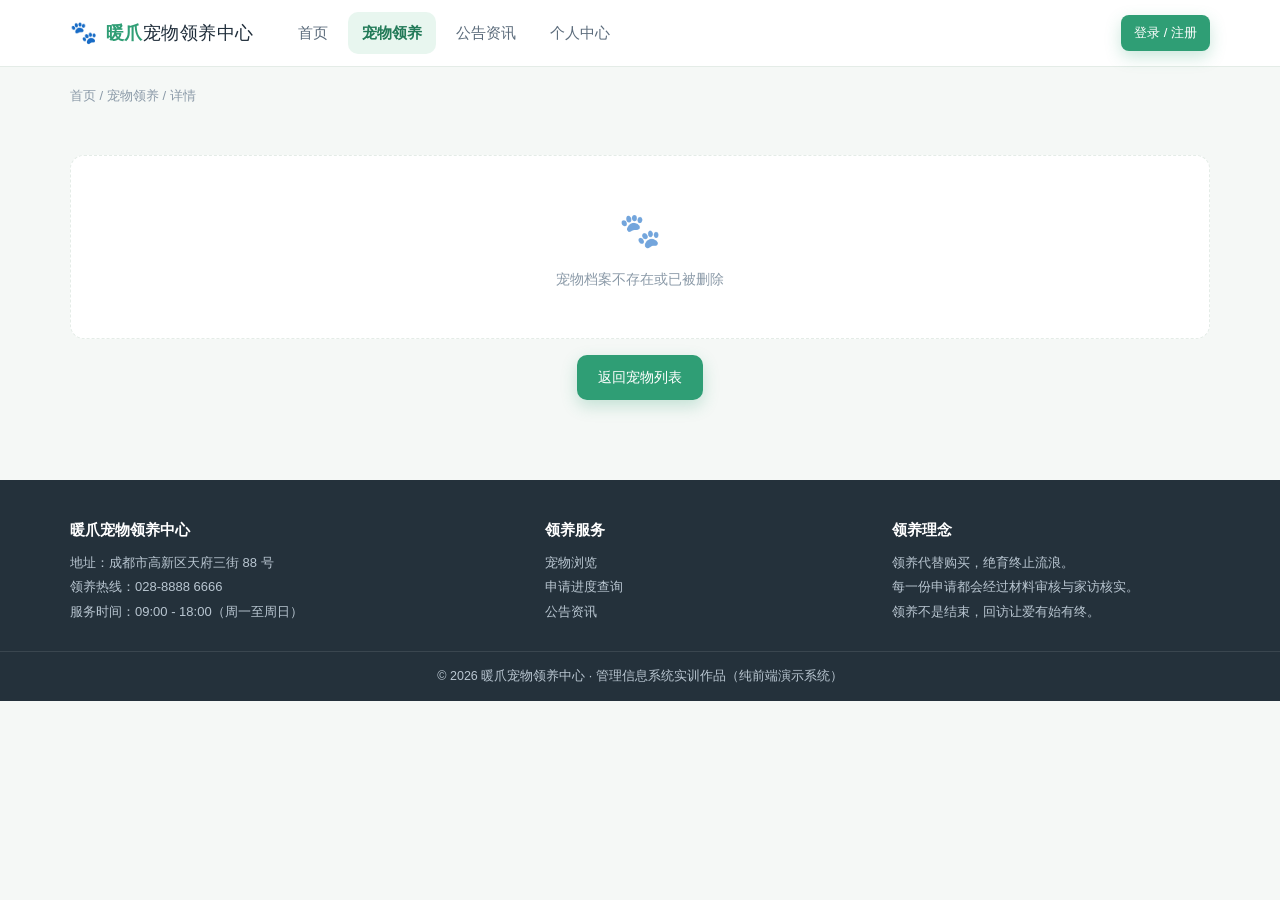
<file: pet-adoption/detail.html>
<!DOCTYPE html>
<html lang="zh-CN">
<head>
  <meta charset="UTF-8">
  <meta name="viewport" content="width=device-width, initial-scale=1.0">
  <title>宠物详情 · 暖爪宠物领养中心</title>
  <link rel="stylesheet" href="css/style.css">
</head>
<body>
<div class="wrap">
  <div class="crumb" style="padding-top:18px">
    <a href="index.html">首页</a> / <a href="list.html">宠物领养</a> / 详情
  </div>
  <div id="detailBox"></div>
  <div id="moreBox"></div>
</div>

<script src="js/store.js"></script>
<script src="js/common.js"></script>
<script>
  renderLayout('list');

  var id = new URLSearchParams(location.search).get('id');
  var pet = DB.pet(id);
  var user = DB.currentUser();

  if (!pet) {
    $('#detailBox').innerHTML = '<div style="padding:40px 0">' + emptyState('宠物档案不存在或已被删除') +
      '<div style="text-align:center;margin-top:16px"><a class="btn btn-primary" href="list.html">返回宠物列表</a></div></div>';
  } else {
    document.title = pet.name + ' · 宠物详情';
    var fav = user ? DB.isFavorite(user.id, pet.id) : false;
    var isMine = user && pet.createdBy === user.id;
    var myApp = user ? DB.applications().filter(function (a) {
      return a.petId === pet.id && a.userId === user.id && a.status !== '06';
    })[0] : null;

    var applyBtn = '';
    if (isMine) {
      applyBtn = '<button class="btn btn-line" type="button" disabled>这是你发布的宠物</button>' +
        '<a class="btn btn-line" href="shelter.html">去送养工作台</a>';
    } else if (myApp) {
      applyBtn = '<button class="btn btn-line" type="button" disabled>已提交申请（' + DICT.applyStatus[myApp.status] + '）</button>' +
        '<a class="btn btn-line" href="center.html">查看进度</a>';
    } else if (pet.status === '20') {
      applyBtn = '<button class="btn btn-primary" id="btnApply" type="button">申请领养</button>';
    } else {
      applyBtn = '<button class="btn btn-line" type="button" disabled>' + DICT.petStatus[pet.status] + '，暂不可申请</button>';
    }

    $('#detailBox').innerHTML =
      '<div class="detail">' +
        '<div class="detail-pic"><img src="' + pet.photo + '" alt="' + esc(pet.name) + '" onerror="imgFallback(this)"></div>' +
        '<div class="detail-info">' +
          '<h1>' + esc(pet.name) + badge(DICT.petStatus, pet.status) + '</h1>' +
          '<div class="sub">' + esc(pet.breed) + ' · ' + DICT.ptype[pet.type] + ' · ' + fmtAge(pet.age) + '</div>' +
          '<div class="detail-attrs">' +
            '<div class="attr"><span>宠物编号</span><b class="mono">' + esc(pet.id) + '</b></div>' +
            '<div class="attr"><span>性别</span><b>' + DICT.gender[pet.gender] + '</b></div>' +
            '<div class="attr"><span>年龄</span><b>' + fmtAge(pet.age) + '</b></div>' +
            '<div class="attr"><span>体重</span><b>' + pet.weight + ' kg</b></div>' +
            '<div class="attr"><span>健康状态</span><b>' + DICT.health[pet.health] + '</b></div>' +
            '<div class="attr"><span>免疫 / 绝育</span><b>' + (pet.vaccined ? '已免疫' : '未免疫') + ' / ' + (pet.sterilized ? '已绝育' : '未绝育') + '</b></div>' +
            '<div class="attr"><span>所属救助站</span><b>' + esc(pet.station) + '</b></div>' +
            '<div class="attr"><span>入站登记</span><b>' + esc(pet.createdAt) + '</b></div>' +
          '</div>' +
          '<div class="detail-actions">' +
            '<button class="btn ' + (fav ? 'btn-accent' : 'btn-line') + '" id="btnFav" type="button">' +
              (fav ? '★ 已收藏' : '☆ 收藏') + '</button>' +
            applyBtn +
          '</div>' +
          '<div class="detail-id">档案编号 ' + esc(pet.id) + ' · 资料由送养用户登记并经管理员审核</div>' +
        '</div>' +
      '</div>' +

      '<div class="block"><h3>宠物简介</h3><p class="prose">' + esc(pet.desc || '暂无简介') + '</p></div>' +

      '<div class="block"><h3>领养要求</h3>' +
        '<pre style="white-space:pre-wrap;font-family:inherit;color:#5b6b7b;font-size:14px;line-height:1.95">' +
        esc(DB.settings().rules) + '</pre>' +
        '<div class="notice-box"><h4>温馨提示</h4>' +
          '<pre>提交申请后，管理员将在 1-2 个工作日内完成材料初审；初审通过后安排家访核实，' +
          '双方确认无误即可签订领养协议，协议编号可在个人中心查询，并自动生成首次回访任务。</pre></div>' +
      '</div>';

    /* 收藏 */
    $('#btnFav').addEventListener('click', function () {
      var u = DB.currentUser();
      if (!u) { location.href = 'login.html?redirect=' + encodeURIComponent('detail.html?id=' + pet.id); return; }
      var on = DB.toggleFavorite(u.id, pet.id);
      this.className = 'btn ' + (on ? 'btn-accent' : 'btn-line');
      this.textContent = on ? '★ 已收藏' : '☆ 收藏';
      toast(on ? '已加入收藏' : '已取消收藏');
    });

    /* 申请领养 */
    var btnApply = $('#btnApply');
    if (btnApply) {
      btnApply.addEventListener('click', function () {
        var u = DB.currentUser();
        if (!u) { location.href = 'login.html?redirect=' + encodeURIComponent('detail.html?id=' + pet.id); return; }
        openApplyModal(u);
      });
    }

    /* 相似推荐 */
    var more = DB.pets().filter(function (p) {
      return p.id !== pet.id && p.type === pet.type && p.status === '20';
    }).slice(0, 3);
    if (more.length) {
      $('#moreBox').innerHTML = '<div class="section-hd" style="margin-top:32px"><div><h2>相似的小家伙</h2>' +
        '<p>同样是' + DICT.ptype[pet.type] + '，也许更适合你</p></div></div>' +
        '<div class="pet-grid">' + more.map(petCard).join('') + '</div>';
    }
  }

  /* 申请表单弹窗 */
  function openApplyModal(u) {
    var body =
      '<div class="badge b-20" style="margin-bottom:12px">申请宠物：' + esc(pet.name) + '（' + esc(pet.id) + '）</div>' +
      '<div class="form-grid">' +
        '<div class="field full"><label>领养理由 <i>*</i></label>' +
          '<textarea id="fReason" placeholder="请说明领养动机、居住环境、每天可陪伴的时间等（不少于 10 个字）"></textarea></div>' +
        '<div class="field"><label>养宠经验 <i>*</i></label>' +
          '<select id="fExp"><option value="有">有养宠经验</option><option value="无">首次养宠</option></select></div>' +
        '<div class="field"><label>住房情况 <i>*</i></label>' +
          '<select id="fHouse"><option value="自有住房">自有住房</option><option value="租房">租房</option>' +
          '<option value="与家人同住">与家人同住</option></select></div>' +
        '<div class="field"><label>家庭成员是否同意 <i>*</i></label>' +
          '<select id="fFamily"><option value="是">是，均已同意</option><option value="否">否</option></select></div>' +
        '<div class="field"><label>联系电话 <i>*</i></label>' +
          '<input id="fPhone" type="text" value="' + esc(u.phone) + '"></div>' +
        '<div class="field full"><label>领养人</label>' +
          '<input type="text" value="' + esc(u.name) + '（' + esc(u.id) + '）" disabled></div>' +
        '<label class="agree-line field full"><input type="checkbox" id="fAgree" style="width:16px;height:16px;margin-top:3px">' +
          '<span>我已阅读并同意《领养要求》，承诺不遗弃、不转卖，接受救助站的定期回访。</span></label>' +
      '</div>';
    openModal('提交领养申请', body,
      '<button class="btn btn-line" type="button" onclick="closeModal()">取消</button>' +
      '<button class="btn btn-primary" type="button" id="btnSubmitApp">提交申请</button>',
      function () {
        $('#btnSubmitApp').addEventListener('click', function () {
          var reason = $('#fReason').value.trim();
          var phone = $('#fPhone').value.trim();
          if (reason.length < 10) return toast('领养理由不少于 10 个字', 'warn');
          if (!/^1\d{10}$/.test(phone)) return toast('请输入 11 位手机号码', 'warn');
          if (!$('#fAgree').checked) return toast('请先勾选同意领养要求', 'warn');
          var res = DB.submitApplication({
            petId: pet.id, reason: reason,
            experience: $('#fExp').value, houseType: $('#fHouse').value,
            familyAgree: $('#fFamily').value, phone: phone
          }, u);
          if (!res.ok) return toast(res.msg, 'err');
          closeModal();
          toast('提交成功，申请单号 ' + res.app.id);
          setTimeout(function () { location.reload(); }, 800);
        });
      });
  }
</script>
</body>
</html>
</file>
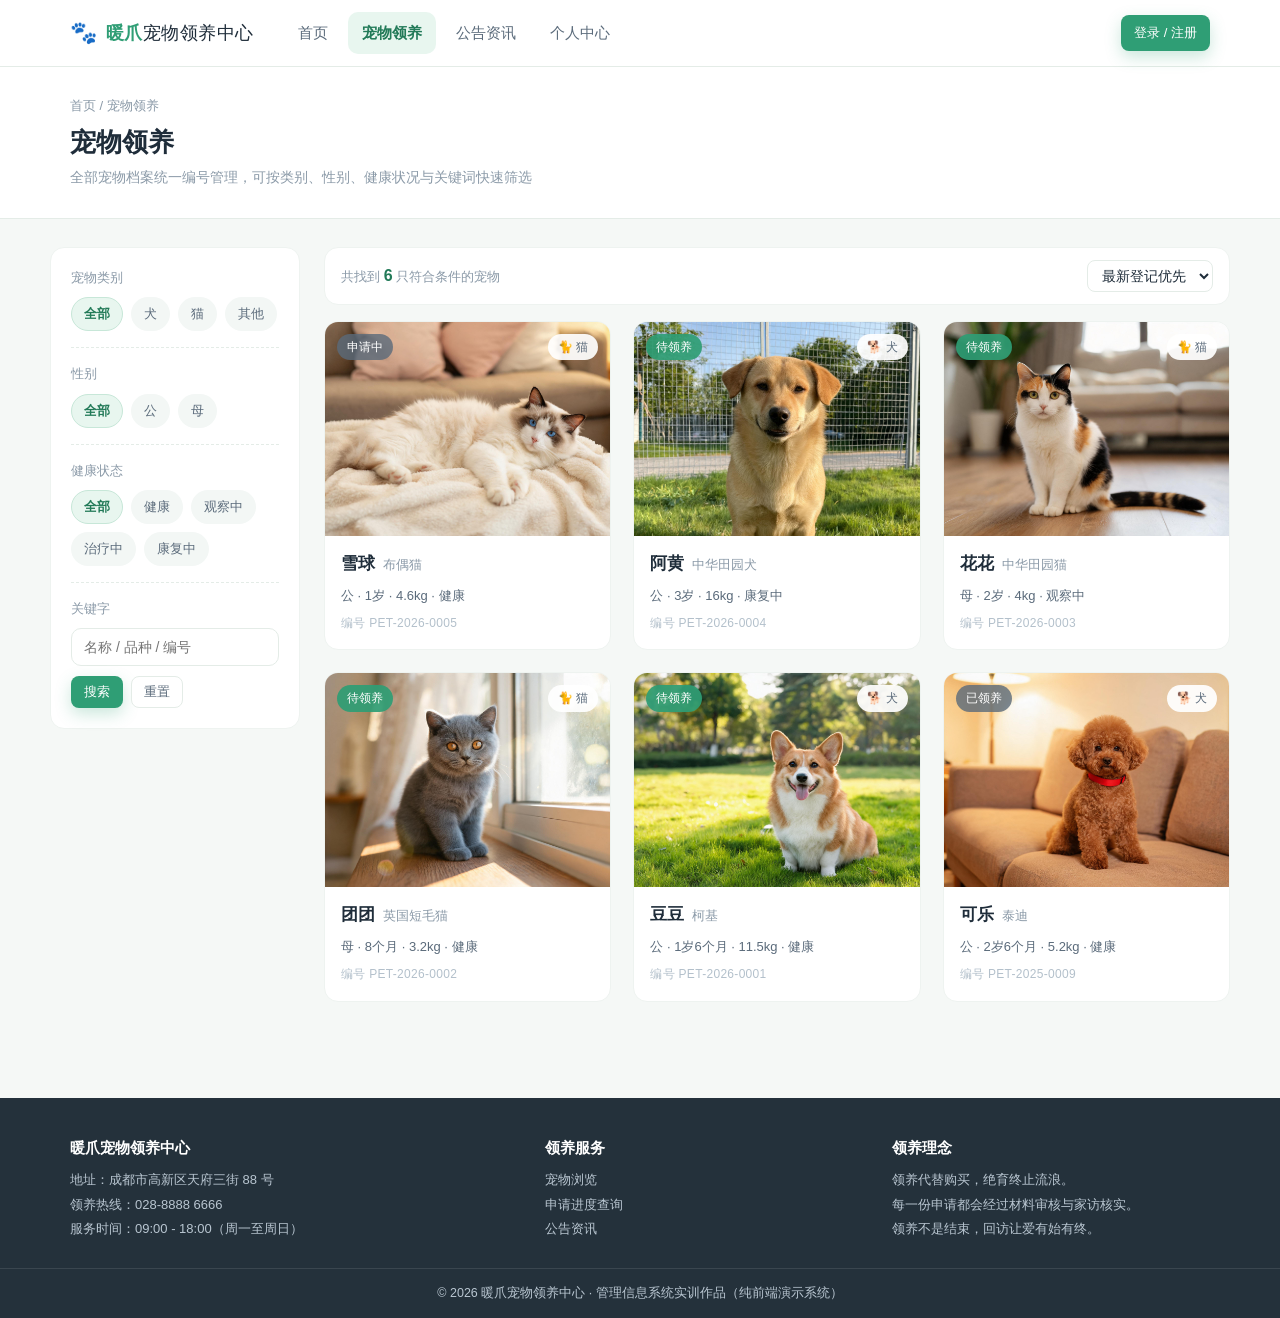
<file: pet-adoption/list.html>
<!DOCTYPE html>
<html lang="zh-CN">
<head>
  <meta charset="UTF-8">
  <meta name="viewport" content="width=device-width, initial-scale=1.0">
  <title>宠物领养 · 暖爪宠物领养中心</title>
  <link rel="stylesheet" href="css/style.css">
</head>
<body>
<section class="page-hd">
  <div class="wrap">
    <div class="crumb"><a href="index.html">首页</a> / 宠物领养</div>
    <h1>宠物领养</h1>
    <p>全部宠物档案统一编号管理，可按类别、性别、健康状况与关键词快速筛选</p>
  </div>
</section>

<div class="wrap layout">
  <aside class="side-card">
    <div class="filter-group">
      <label>宠物类别</label>
      <div class="chips" data-key="type">
        <span class="chip on" data-val="">全部</span>
        <span class="chip" data-val="01">犬</span>
        <span class="chip" data-val="02">猫</span>
        <span class="chip" data-val="03">其他</span>
      </div>
    </div>
    <div class="filter-group">
      <label>性别</label>
      <div class="chips" data-key="gender">
        <span class="chip on" data-val="">全部</span>
        <span class="chip" data-val="M">公</span>
        <span class="chip" data-val="F">母</span>
      </div>
    </div>
    <div class="filter-group">
      <label>健康状态</label>
      <div class="chips" data-key="health">
        <span class="chip on" data-val="">全部</span>
        <span class="chip" data-val="01">健康</span>
        <span class="chip" data-val="02">观察中</span>
        <span class="chip" data-val="03">治疗中</span>
        <span class="chip" data-val="04">康复中</span>
      </div>
    </div>
    <div class="filter-group">
      <label>关键字</label>
      <div class="field">
        <input type="text" id="kwInput" placeholder="名称 / 品种 / 编号">
      </div>
      <div style="display:flex;gap:8px;margin-top:10px">
        <button class="btn btn-primary btn-sm" id="btnSearch" type="button">搜索</button>
        <button class="btn btn-line btn-sm" id="btnReset" type="button">重置</button>
      </div>
    </div>
  </aside>

  <div>
    <div class="list-bar">
      <div class="count">共找到 <b id="count">0</b> 只符合条件的宠物</div>
      <select id="sortSel">
        <option value="new">最新登记优先</option>
        <option value="ageAsc">年龄从小到大</option>
        <option value="ageDesc">年龄从大到小</option>
      </select>
    </div>
    <div class="pet-grid list" id="grid"></div>
  </div>
</div>

<script src="js/store.js"></script>
<script src="js/common.js"></script>
<script>
  renderLayout('list');

  var params = new URLSearchParams(location.search);
  var state = {
    type: params.get('type') || '',
    gender: params.get('gender') || '',
    health: params.get('health') || '',
    kw: params.get('kw') || '',
    sort: 'new'
  };
  $('#kwInput').value = state.kw;

  /* 初始化筛选按钮选中态 */
  $$('.chips').forEach(function (group) {
    var key = group.dataset.key;
    $$('.chip', group).forEach(function (chip) {
      if (chip.dataset.val === state[key]) chip.classList.add('on');
      else chip.classList.remove('on');
    });
  });

  function render() {
    var list = DB.pets().filter(function (p) {
      if (['20', '30', '40'].indexOf(p.status) < 0) return false;
      if (state.type && p.type !== state.type) return false;
      if (state.gender && p.gender !== state.gender) return false;
      if (state.health && p.health !== state.health) return false;
      if (state.kw) {
        var k = state.kw.toLowerCase();
        var text = (p.name + ' ' + p.breed + ' ' + p.id + ' ' + (p.desc || '')).toLowerCase();
        if (text.indexOf(k) < 0) return false;
      }
      return true;
    });

    if (state.sort === 'ageAsc') list.sort(function (a, b) { return a.age - b.age; });
    else if (state.sort === 'ageDesc') list.sort(function (a, b) { return b.age - a.age; });
    else list.sort(function (a, b) { return a.createdAt < b.createdAt ? 1 : -1; });

    $('#count').textContent = list.length;
    $('#grid').innerHTML = list.length ? list.map(petCard).join('') : emptyState('没有找到符合条件的宠物，换个条件试试');
  }

  $$('.chips').forEach(function (group) {
    group.addEventListener('click', function (e) {
      var chip = e.target.closest('.chip');
      if (!chip) return;
      state[group.dataset.key] = chip.dataset.val;
      $$('.chip', group).forEach(function (c) { c.classList.remove('on'); });
      chip.classList.add('on');
      render();
    });
  });

  $('#btnSearch').addEventListener('click', function () {
    state.kw = $('#kwInput').value.trim();
    render();
  });
  $('#kwInput').addEventListener('keydown', function (e) {
    if (e.key === 'Enter') { state.kw = this.value.trim(); render(); }
  });
  $('#btnReset').addEventListener('click', function () {
    state = { type: '', gender: '', health: '', kw: '', sort: 'new' };
    $('#kwInput').value = '';
    $('#sortSel').value = 'new';
    $$('.chips').forEach(function (group) {
      $$('.chip', group).forEach(function (c) { c.classList.toggle('on', c.dataset.val === ''); });
    });
    render();
  });
  $('#sortSel').addEventListener('change', function () { state.sort = this.value; render(); });

  render();
</script>
</body>
</html>
</file>
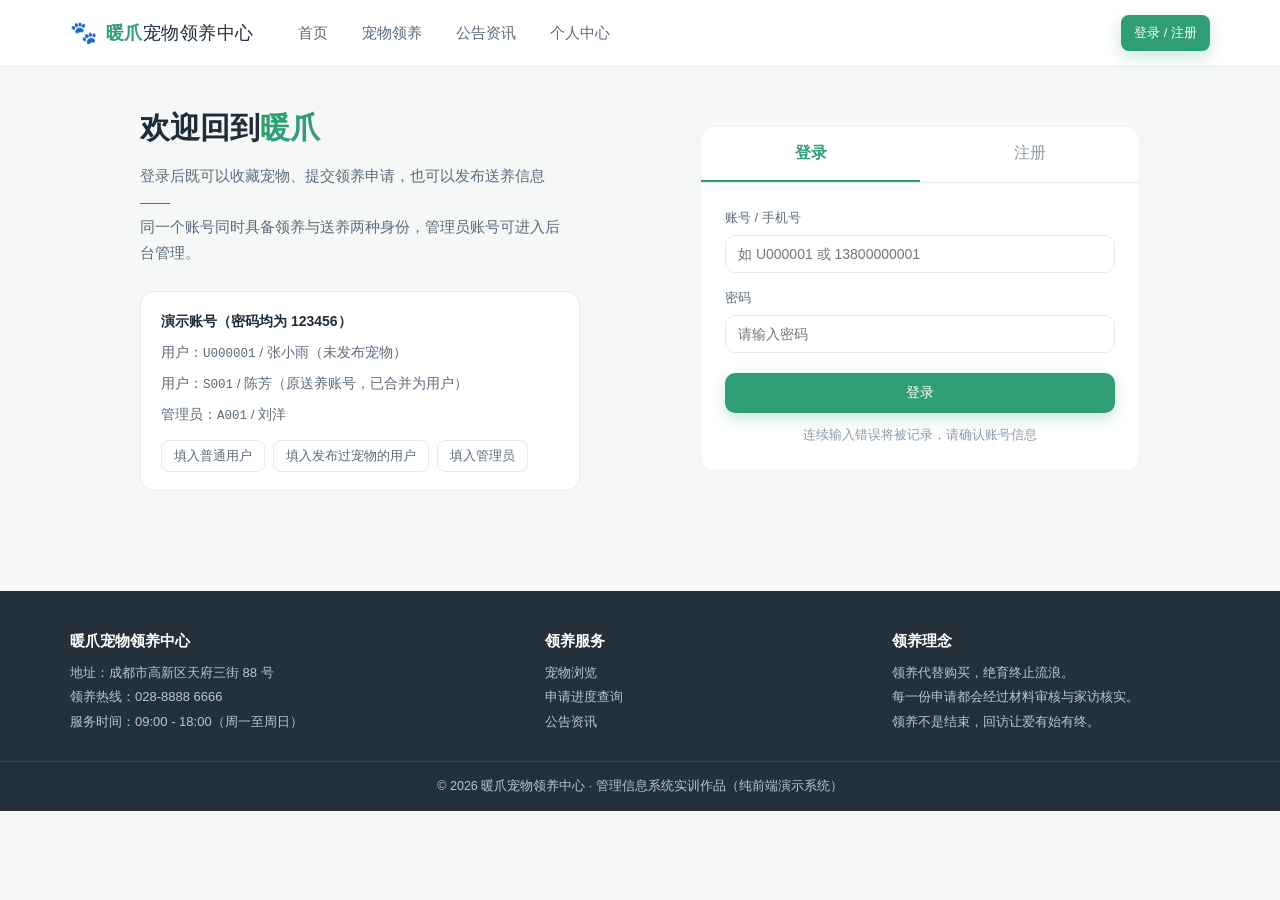
<file: pet-adoption/login.html>
<!DOCTYPE html>
<html lang="zh-CN">
<head>
  <meta charset="UTF-8">
  <meta name="viewport" content="width=device-width, initial-scale=1.0">
  <title>登录 / 注册 · 暖爪宠物领养中心</title>
  <link rel="stylesheet" href="css/style.css">
</head>
<body>
<div class="wrap" style="max-width:1040px;padding-top:40px;padding-bottom:60px">
  <div style="display:grid;grid-template-columns:1fr 440px;gap:34px;align-items:center">

    <div>
      <h1 style="font-size:30px;line-height:1.4">欢迎回到<span style="color:#2f9e75">暖爪</span></h1>
      <p style="color:#5b6b7b;margin-top:14px;font-size:15px;max-width:420px">
        登录后既可以收藏宠物、提交领养申请，也可以发布送养信息——<br>
        同一个账号同时具备领养与送养两种身份，管理员账号可进入后台管理。
      </p>
      <div style="margin-top:26px;background:#fff;border:1px solid #e4ece7;border-radius:14px;padding:18px 20px;max-width:440px">
        <div style="font-weight:700;margin-bottom:8px;font-size:14px">演示账号（密码均为 123456）</div>
        <div style="display:grid;gap:8px;font-size:13.5px;color:#5b6b7b">
          <div>用户：<span class="mono">U000001</span> / 张小雨（未发布宠物）</div>
          <div>用户：<span class="mono">S001</span> / 陈芳（原送养账号，已合并为用户）</div>
          <div>管理员：<span class="mono">A001</span> / 刘洋</div>
        </div>
        <div style="display:flex;gap:8px;margin-top:12px">
          <button class="btn btn-line btn-sm" data-fill="U000001" type="button">填入普通用户</button>
          <button class="btn btn-line btn-sm" data-fill="S001" type="button">填入发布过宠物的用户</button>
          <button class="btn btn-line btn-sm" data-fill="A001" type="button">填入管理员</button>
        </div>
      </div>
    </div>

    <div class="card" style="padding:0;overflow:hidden">
      <div style="display:flex;border-bottom:1px solid #e4ece7">
        <button class="tab-btn" data-tab="login" type="button"
          style="flex:1;padding:16px;background:none;border:0;font-size:16px;font-weight:700;color:#2f9e75;border-bottom:2px solid #2f9e75;cursor:pointer">登录</button>
        <button class="tab-btn" data-tab="reg" type="button"
          style="flex:1;padding:16px;background:none;border:0;font-size:16px;color:#8b9aa8;border-bottom:2px solid transparent;cursor:pointer">注册</button>
      </div>

      <!-- 登录 -->
      <form id="loginForm" style="padding:24px">
        <div class="field"><label>账号 / 手机号</label>
          <input type="text" id="loginAcc" placeholder="如 U000001 或 13800000001" autocomplete="username"></div>
        <div class="field" style="margin-top:14px"><label>密码</label>
          <input type="password" id="loginPwd" placeholder="请输入密码" autocomplete="current-password"></div>
        <button class="btn btn-primary btn-block" type="submit" style="margin-top:20px">登录</button>
        <p style="color:#8b9aa8;font-size:12.5px;margin-top:12px;text-align:center">
          连续输入错误将被记录，请确认账号信息</p>
      </form>

      <!-- 注册 -->
      <form id="regForm" style="padding:24px;display:none">
        <div class="field"><label>姓名 <i>*</i></label>
          <input type="text" id="regName" placeholder="请输入真实姓名"></div>
        <div class="field" style="margin-top:12px"><label>手机号 <i>*</i></label>
          <input type="text" id="regPhone" placeholder="11 位手机号码"></div>
        <div class="field" style="margin-top:12px"><label>身份证号 <i>*</i></label>
          <input type="text" id="regIdCard" placeholder="18 位身份证号，用于领养身份核验"></div>
        <div class="field" style="margin-top:12px"><label>联系地址</label>
          <input type="text" id="regAddr" placeholder="用于家访核实"></div>
        <div class="field" style="margin-top:12px"><label>设置密码 <i>*</i></label>
          <input type="password" id="regPwd" placeholder="不少于 6 位"></div>
        <div class="field" style="margin-top:12px"><label>确认密码 <i>*</i></label>
          <input type="password" id="regPwd2" placeholder="再次输入密码"></div>
        <button class="btn btn-primary btn-block" type="submit" style="margin-top:20px">注册并登录</button>
      </form>
    </div>
  </div>
</div>

<script src="js/store.js"></script>
<script src="js/common.js"></script>
<script>
  renderLayout('');

  var redirect = new URLSearchParams(location.search).get('redirect') || 'index.html';

  /* 已登录提示 */
  var cur = DB.currentUser();
  if (cur) {
    toast('当前已登录：' + cur.name + '（' + DICT.role[cur.role] + '）');
  }

  /* 切换登录 / 注册 */
  $$('.tab-btn').forEach(function (btn) {
    btn.addEventListener('click', function () {
      var tab = btn.dataset.tab;
      $$('.tab-btn').forEach(function (b) {
        var on = b.dataset.tab === tab;
        b.style.color = on ? '#2f9e75' : '#8b9aa8';
        b.style.fontWeight = on ? '700' : '400';
        b.style.borderBottom = on ? '2px solid #2f9e75' : '2px solid transparent';
      });
      $('#loginForm').style.display = tab === 'login' ? 'block' : 'none';
      $('#regForm').style.display = tab === 'reg' ? 'block' : 'none';
    });
  });

  /* 演示账号一键填入 */
  $$('[data-fill]').forEach(function (b) {
    b.addEventListener('click', function () {
      $('#loginAcc').value = b.dataset.fill;
      $('#loginPwd').value = '123456';
      toast('已填入演示账号，点击登录即可');
    });
  });

  /* 登录 */
  $('#loginForm').addEventListener('submit', function (e) {
    e.preventDefault();
    var acc = $('#loginAcc').value.trim();
    var pwd = $('#loginPwd').value;
    if (!acc || !pwd) return toast('请输入账号和密码', 'warn');
    var res = DB.login(acc, pwd);
    if (!res.ok) return toast(res.msg, 'err');
    toast('登录成功，欢迎 ' + res.user.name);
    setTimeout(function () {
      if (res.user.role === '03') location.href = 'admin.html';
      else location.href = redirect;
    }, 600);
  });

  /* 注册 */
  $('#regForm').addEventListener('submit', function (e) {
    e.preventDefault();
    var name = $('#regName').value.trim();
    var phone = $('#regPhone').value.trim();
    var idCard = $('#regIdCard').value.trim();
    var pwd = $('#regPwd').value;
    if (!name) return toast('请填写姓名', 'warn');
    if (!/^1\d{10}$/.test(phone)) return toast('请输入 11 位手机号码', 'warn');
    if (!/^\d{17}[\dXx]$/.test(idCard)) return toast('请填写正确的 18 位身份证号', 'warn');
    if (pwd.length < 6) return toast('密码不少于 6 位', 'warn');
    if (pwd !== $('#regPwd2').value) return toast('两次输入的密码不一致', 'warn');

    var res = DB.register({
      name: name, phone: phone, idCard: idCard,
      address: $('#regAddr').value.trim(), password: pwd
    });
    if (!res.ok) return toast(res.msg, 'err');
    toast('注册成功，你的编号是 ' + res.user.id);
    setTimeout(function () { location.href = 'index.html'; }, 900);
  });
</script>
</body>
</html>
</file>
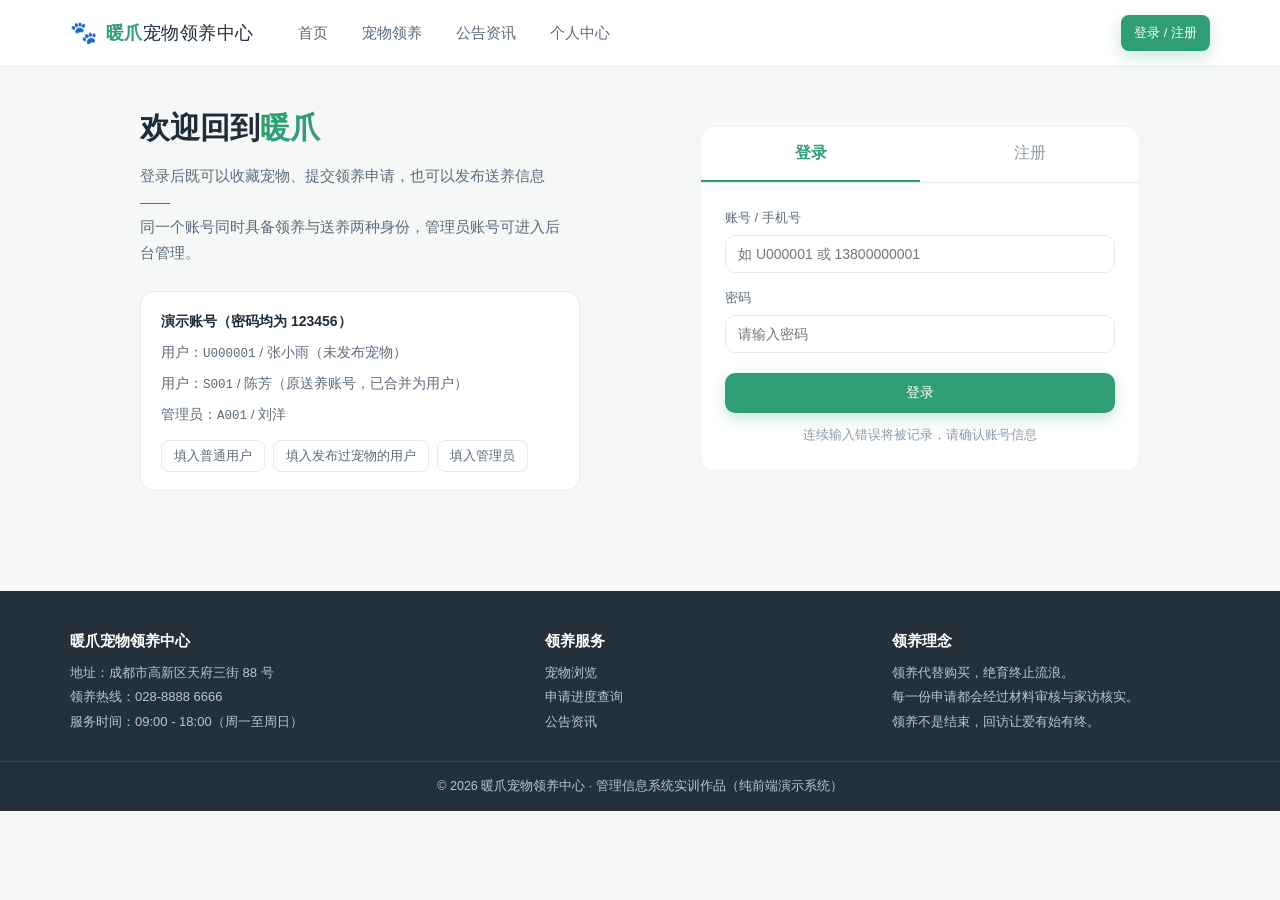
<file: pet-adoption/shelter.html>
<!DOCTYPE html>
<html lang="zh-CN">
<head>
  <meta charset="UTF-8">
  <meta name="viewport" content="width=device-width, initial-scale=1.0">
  <title>送养工作台 · 暖爪宠物领养中心</title>
  <link rel="stylesheet" href="css/style.css">
</head>
<body>
<div class="wrap">
  <div class="panel-layout">
    <aside class="menu">
      <div class="who">
        <b id="whoName">—</b>
        <span id="whoMeta">—</span>
      </div>
      <button data-sec="publish" class="on" type="button">📝 发布送养信息</button>
      <button data-sec="manage" type="button">🐾 管理送养宠物</button>
      <button data-sec="apply" type="button">📨 查看领养申请者</button>
      <a href="center.html" style="margin-top:6px">👤 我要领养 / 个人中心</a>
      <a href="index.html">↩ 返回前台首页</a>
    </aside>

    <div>
      <div class="panel-title">
        <div>
          <h2 id="panelTitle">发布送养信息</h2>
          <div class="sub" id="panelSub">提交后宠物状态为“待审核”，管理员审核通过后在首页展示</div>
        </div>
      </div>
      <div id="panel"></div>
    </div>
  </div>
</div>

<script src="js/store.js"></script>
<script src="js/common.js"></script>
<script>
  renderLayout('shelter');
  var user = requireUser();
  var sec = 'publish';

  function myPets() {
    return DB.pets().filter(function (p) {
      return user.role === '03' ? true : p.createdBy === user.id;
    });
  }

  function boot() {
    $('#whoName').textContent = user.name;
    $('#whoMeta').textContent = DICT.role[user.role] + ' · ' + user.id;
    $$('.menu [data-sec]').forEach(function (b) { b.classList.toggle('on', b.dataset.sec === sec); });
    var titles = {
      publish: ['发布送养信息', '提交后进入待审核状态，审核通过后在前台展示'],
      manage: ['管理送养宠物', '可编辑资料或将不再送养的宠物下架'],
      apply: ['查看领养申请者', '核对申请者资料，配合管理员完成审核与家访']
    };
    $('#panelTitle').textContent = titles[sec][0];
    $('#panelSub').textContent = titles[sec][1];
    if (sec === 'publish') renderPublish();
    else if (sec === 'manage') renderManage();
    else renderApply();
  }

  /* ---------- 发布送养信息 ---------- */
  function renderPublish() {
    $('#panel').innerHTML =
      '<div class="card">' +
        '<div class="form-grid">' +
          '<div class="field"><label>宠物名称 <i>*</i></label><input id="fName" placeholder="如 豆豆"></div>' +
          '<div class="field"><label>宠物类别 <i>*</i></label>' +
            '<select id="fType"><option value="01">犬</option><option value="02">猫</option><option value="03">其他</option></select></div>' +
          '<div class="field"><label>品种 <i>*</i></label><input id="fBreed" placeholder="如 柯基 / 中华田园猫"></div>' +
          '<div class="field"><label>性别 <i>*</i></label>' +
            '<select id="fGender"><option value="M">公</option><option value="F">母</option></select></div>' +
          '<div class="field"><label>年龄（月）<i>*</i></label><input id="fAge" type="number" min="1" value="12"></div>' +
          '<div class="field"><label>体重（kg）<i>*</i></label><input id="fWeight" type="number" min="0.1" step="0.1" value="4"></div>' +
          '<div class="field"><label>健康状态 <i>*</i></label>' +
            '<select id="fHealth">' +
              '<option value="01">健康</option><option value="02">观察中</option>' +
              '<option value="03">治疗中</option><option value="04">康复中</option></select></div>' +
          '<div class="field"><label>免疫 / 绝育</label>' +
            '<div class="radio-row" style="padding-top:6px">' +
              '<label><input type="checkbox" id="fVac" checked> 已免疫</label>' +
              '<label><input type="checkbox" id="fSter"> 已绝育</label></div></div>' +
          '<div class="field full"><label>宠物照片链接（选填）</label>' +
            '<input id="fPhoto" placeholder="不填则使用系统默认示意图"></div>' +
          '<div class="field full"><label>宠物简介 <i>*</i></label>' +
            '<textarea id="fDesc" placeholder="请写明救助经过、性格特点、饮食与运动需求、适合的家庭类型"></textarea></div>' +
        '</div>' +
        '<div class="form-actions">' +
          '<button class="btn btn-primary" id="btnPublish" type="button">提交送养信息</button>' +
          '<button class="btn btn-line" id="btnClear" type="button">清空重填</button>' +
        '</div>' +
        '<p style="color:#8b9aa8;font-size:12.5px;margin-top:12px">' +
          '说明：提交后系统自动生成宠物编号（PET-年份-4位顺序码），状态为“待审核”，审核通过后才可被其他用户申请。' +
          '同一账号也保留领养人身份，可正常申请他人发布的宠物，但不能申请自己发布的宠物。</p>' +
      '</div>' +
      '<div class="card"><h3 style="font-size:16px;margin-bottom:8px">本次送养数据概览</h3>' +
        '<div class="stat-row" style="margin:0">' + statBoxes() + '</div></div>';

    $('#btnPublish').addEventListener('click', publish);
    $('#btnClear').addEventListener('click', renderPublish);
  }

  function statBoxes() {
    var list = myPets();
    return [
      { n: list.length, t: '我发布的宠物' },
      { n: list.filter(function (p) { return p.status === '10'; }).length, t: '待审核' },
      { n: list.filter(function (p) { return p.status === '20'; }).length, t: '待领养' },
      { n: DB.applications().filter(function (a) {
          return list.some(function (p) { return p.id === a.petId; });
        }).length, t: '收到申请' }
    ].map(function (s) {
      return '<div class="stat-box"><span>' + s.t + '</span><b>' + s.n + '</b></div>';
    }).join('');
  }

  function publish() {
    var form = {
      name: $('#fName').value.trim(),
      type: $('#fType').value,
      breed: $('#fBreed').value.trim(),
      gender: $('#fGender').value,
      age: $('#fAge').value,
      weight: $('#fWeight').value,
      health: $('#fHealth').value,
      vaccined: $('#fVac').checked,
      sterilized: $('#fSter').checked,
      photo: $('#fPhoto').value.trim(),
      desc: $('#fDesc').value.trim()
    };
    if (!form.name) return toast('请填写宠物名称', 'warn');
    if (!form.breed) return toast('请填写品种', 'warn');
    if (!form.age || Number(form.age) <= 0) return toast('请填写正确的年龄', 'warn');
    if (!form.weight || Number(form.weight) <= 0) return toast('请填写正确的体重', 'warn');
    if (form.desc.length < 15) return toast('宠物简介不少于 15 个字', 'warn');

    var pet = DB.addPet(form, user.id);
    toast('发布成功，宠物编号 ' + pet.id + '，等待管理员审核');
    setTimeout(function () { sec = 'manage'; boot(); }, 800);
  }

  /* ---------- 管理送养宠物 ---------- */
  function renderManage() {
    var list = myPets().sort(function (a, b) { return a.createdAt < b.createdAt ? 1 : -1; });
    $('#panel').innerHTML =
      '<div class="stat-row">' + statBoxes() + '</div>' +
      (list.length ?
      '<div class="table-wrap"><table class="tb"><thead><tr>' +
        '<th>宠物编号</th><th>名称</th><th>类别 / 品种</th><th>状态</th><th>登记时间</th><th>操作</th>' +
      '</tr></thead><tbody>' +
      list.map(function (p) {
        return '<tr>' +
          '<td class="mono">' + esc(p.id) + '</td>' +
          '<td><b>' + esc(p.name) + '</b></td>' +
          '<td>' + DICT.ptype[p.type] + ' / ' + esc(p.breed) + '</td>' +
          '<td>' + badge(DICT.petStatus, p.status) + '</td>' +
          '<td>' + esc(p.createdAt) + '</td>' +
          '<td class="ops">' +
            '<button class="btn btn-line btn-sm" data-edit="' + p.id + '" type="button">编辑</button>' +
            (p.status !== '50' && p.status !== '40'
              ? '<button class="btn btn-danger btn-sm" data-off="' + p.id + '" type="button">下架</button>'
              : '') +
          '</td></tr>';
      }).join('') + '</tbody></table></div>'
      : emptyState('还没有发布过送养信息'));

    $$('[data-edit]').forEach(function (b) {
      b.addEventListener('click', function () { editPet(b.dataset.edit); });
    });
    $$('[data-off]').forEach(function (b) {
      b.addEventListener('click', function () {
        if (!confirm('下架后该宠物将不再展示，确定继续吗？')) return;
        DB.updatePet(b.dataset.off, { status: '50' });
        toast('已下架');
        renderManage();
      });
    });
  }

  function editPet(id) {
    var p = DB.pet(id);
    if (!p) return;
    openModal('编辑宠物信息 · ' + p.id,
      '<div class="form-grid">' +
        '<div class="field"><label>名称</label><input id="eName" value="' + esc(p.name) + '"></div>' +
        '<div class="field"><label>健康状态</label><select id="eHealth">' +
          Object.keys(DICT.health).map(function (k) {
            return '<option value="' + k + '"' + (k === p.health ? ' selected' : '') + '>' + DICT.health[k] + '</option>';
          }).join('') + '</select></div>' +
        '<div class="field"><label>体重（kg）</label><input id="eWeight" type="number" step="0.1" value="' + p.weight + '"></div>' +
        '<div class="field"><label>是否免疫</label><select id="eVac">' +
          '<option value="1"' + (p.vaccined ? ' selected' : '') + '>已免疫</option>' +
          '<option value="0"' + (!p.vaccined ? ' selected' : '') + '>未免疫</option></select></div>' +
        '<div class="field full"><label>简介</label><textarea id="eDesc">' + esc(p.desc) + '</textarea></div>' +
      '</div>',
      '<button class="btn btn-line" type="button" onclick="closeModal()">取消</button>' +
      '<button class="btn btn-primary" id="btnSavePet" type="button">保存</button>',
      function () {
        $('#btnSavePet').addEventListener('click', function () {
          DB.updatePet(id, {
            name: $('#eName').value.trim() || p.name,
            health: $('#eHealth').value,
            weight: Number($('#eWeight').value) || p.weight,
            vaccined: $('#eVac').value === '1',
            desc: $('#eDesc').value.trim()
          });
          closeModal();
          toast('已保存修改');
          renderManage();
        });
      });
  }

  /* ---------- 收到的申请 ---------- */
  function renderApply() {
    var pets = myPets();
    var ids = pets.map(function (p) { return p.id; });
    var apps = DB.applications().filter(function (a) { return ids.indexOf(a.petId) >= 0; })
      .sort(function (a, b) { return a.createdAt < b.createdAt ? 1 : -1; });

    if (!apps.length) {
      $('#panel').innerHTML = emptyState('暂时还没有领养人提交申请');
      return;
    }

    $('#panel').innerHTML = '<div class="table-wrap"><table class="tb"><thead><tr>' +
      '<th>申请单号</th><th>申请宠物</th><th>申请人</th><th>提交时间</th><th>状态</th><th>操作</th>' +
      '</tr></thead><tbody>' +
      apps.map(function (a) {
        var pet = DB.pet(a.petId) || { name: '—' };
        var u = DB.user(a.userId) || { name: '—', id: a.userId };
        return '<tr>' +
          '<td class="mono">' + esc(a.id) + '</td>' +
          '<td>' + esc(pet.name) + '<div class="mono" style="font-size:11.5px">' + esc(a.petId) + '</div></td>' +
          '<td>' + esc(u.name) + '<div class="mono" style="font-size:11.5px">' + esc(u.id) + '</div></td>' +
          '<td>' + esc(a.createdAt) + '</td>' +
          '<td>' + badge(DICT.applyStatus, a.status) + '</td>' +
          '<td class="ops"><button class="btn btn-line btn-sm" data-view="' + a.id + '" type="button">查看申请者资料</button></td>' +
        '</tr>';
      }).join('') + '</tbody></table></div>';

    $$('[data-view]').forEach(function (b) {
      b.addEventListener('click', function () { viewApplicant(b.dataset.view); });
    });
  }

  function viewApplicant(appId) {
    var a = DB.applications().filter(function (x) { return x.id === appId; })[0];
    if (!a) return;
    var u = DB.user(a.userId) || {};
    var pet = DB.pet(a.petId) || {};
    var row = function (k, v) {
      return '<div class="attr"><span>' + k + '</span><b>' + esc(v || '—') + '</b></div>';
    };
    openModal('申请者资料 · ' + a.id,
      '<div style="display:flex;align-items:center;gap:10px;margin-bottom:14px">' +
        '<b style="font-size:17px">' + esc(u.name) + '</b>' + badge(DICT.applyStatus, a.status) +
        '<span class="mono" style="color:#8b9aa8">' + esc(u.id) + '</span></div>' +
      '<div class="detail-attrs" style="margin-top:0">' +
        row('联系电话', u.phone) + row('身份证号', u.idCard) + row('联系地址', u.address) +
        row('养宠经验', a.experience) + row('住房情况', a.houseType) + row('家庭是否同意', a.familyAgree) +
        row('申请宠物', pet.name + '（' + a.petId + '）') + row('申请时间', a.createdAt) +
      '</div>' +
      '<div style="background:#f8fbf9;border-radius:10px;padding:12px;font-size:13.5px;color:#5b6b7b">' +
        '<b style="color:#1f2d3a">领养理由</b><div style="margin-top:4px">' + esc(a.reason) + '</div>' +
        (a.reviewNote ? '<div style="margin-top:8px"><b style="color:#1f2d3a">审核意见</b><div>' + esc(a.reviewNote) + '</div></div>' : '') +
      '</div>' +
      '<p style="color:#8b9aa8;font-size:12.5px;margin-top:12px">送养工作台仅可查看申请者资料，审核与协议签订由管理员在后台完成。</p>',
      '<button class="btn btn-primary" type="button" onclick="closeModal()">关闭</button>');
  }

  $$('.menu [data-sec]').forEach(function (b) {
    b.addEventListener('click', function () { sec = b.dataset.sec; boot(); });
  });

  boot();
</script>
</body>
</html>
</file>
<file: pet-adoption/css/style.css>
/* =====================================================================
 * 宠物领养管理系统 · 公共样式（css/style.css）
 * ===================================================================== */
:root {
  --brand: #2f9e75;
  --brand-dark: #227a58;
  --brand-light: #e8f6ef;
  --accent: #f2994a;
  --ink: #1f2d3a;
  --sub: #5b6b7b;
  --muted: #8b9aa8;
  --line: #e4ece7;
  --bg: #f5f8f6;
  --card: #ffffff;
  --shadow: 0 6px 24px rgba(31, 45, 58, .07);
  --radius: 14px;
}

* { box-sizing: border-box; margin: 0; padding: 0; }

body {
  font-family: "Microsoft YaHei", "PingFang SC", "Hiragino Sans GB", "Helvetica Neue", Arial, sans-serif;
  color: var(--ink);
  background: var(--bg);
  font-size: 14px;
  line-height: 1.7;
  -webkit-font-smoothing: antialiased;
}

a { color: inherit; text-decoration: none; }
img { display: block; max-width: 100%; }
ul, ol { list-style: none; }
button, input, select, textarea { font-family: inherit; font-size: 14px; color: inherit; }
h1, h2, h3, h4 { font-weight: 700; line-height: 1.35; }

.wrap { width: 100%; max-width: 1180px; margin: 0 auto; padding: 0 20px; }

/* ---------------- 顶部导航 ---------------- */
.hd {
  position: sticky; top: 0; z-index: 50;
  background: rgba(255, 255, 255, .94);
  backdrop-filter: saturate(180%) blur(8px);
  border-bottom: 1px solid var(--line);
}
.hd-in { display: flex; align-items: center; height: 66px; gap: 22px; }
.brand { display: flex; align-items: center; gap: 8px; font-size: 18px; letter-spacing: .5px; }
.brand-ico { font-size: 22px; }
.brand-txt b { color: var(--brand); }
.nav { display: flex; gap: 6px; margin-left: 8px; flex: 1; }
.nav a {
  padding: 8px 14px; border-radius: 10px; color: var(--sub);
  font-size: 15px; transition: .18s;
}
.nav a:hover { color: var(--brand); background: var(--brand-light); }
.nav a.active { color: var(--brand-dark); background: var(--brand-light); font-weight: 700; }
.nav-toggle { display: none; background: none; border: 0; font-size: 20px; cursor: pointer; color: var(--sub); }

.hd-user { display: flex; align-items: center; gap: 10px; }
.hd-user-in { display: flex; align-items: center; gap: 10px; }
.avatar {
  width: 34px; height: 34px; border-radius: 50%; background: var(--brand);
  color: #fff; display: flex; align-items: center; justify-content: center; font-weight: 700;
}
.hd-user-txt { display: flex; flex-direction: column; line-height: 1.25; }
.hd-user-txt b { font-size: 13px; }
.hd-user-txt span { font-size: 11px; color: var(--muted); }

/* ---------------- 按钮 ---------------- */
.btn {
  display: inline-flex; align-items: center; justify-content: center; gap: 6px;
  padding: 10px 20px; border-radius: 10px; border: 1px solid transparent;
  background: #eef2f0; color: var(--ink); cursor: pointer; transition: .18s;
  font-size: 14px; white-space: nowrap;
}
.btn:hover { transform: translateY(-1px); }
.btn-primary { background: var(--brand); color: #fff; box-shadow: 0 6px 16px rgba(47, 158, 117, .25); }
.btn-primary:hover { background: var(--brand-dark); }
.btn-accent { background: var(--accent); color: #fff; }
.btn-line { background: #fff; border-color: var(--line); color: var(--sub); }
.btn-line:hover { border-color: var(--brand); color: var(--brand); }
.btn-sm { padding: 6px 12px; font-size: 13px; border-radius: 8px; }
.btn-block { width: 100%; }
.btn[disabled] { opacity: .55; cursor: not-allowed; transform: none; }
.btn-danger { background: #fdecec; color: #d64545; }
.btn-danger:hover { background: #fbdada; }

/* ---------------- 首页 ---------------- */
.hero {
  background: linear-gradient(135deg, #e9f7f0 0%, #f7fbf9 55%, #fdf6ec 100%);
  padding: 54px 0 46px;
  border-bottom: 1px solid var(--line);
}
.hero-in { display: grid; grid-template-columns: 1.05fr .95fr; gap: 40px; align-items: center; }
.hero h1 { font-size: 38px; letter-spacing: 1px; }
.hero h1 em { color: var(--brand); font-style: normal; }
.hero p.lead { margin-top: 16px; color: var(--sub); font-size: 15.5px; max-width: 520px; }
.hero-tags { display: flex; gap: 10px; margin-top: 20px; flex-wrap: wrap; }
.hero-tags span {
  background: #fff; border: 1px solid var(--line); padding: 6px 12px;
  border-radius: 999px; font-size: 13px; color: var(--sub);
}
.searchbar {
  margin-top: 26px; display: flex; background: #fff; border-radius: 14px;
  padding: 8px; box-shadow: var(--shadow); max-width: 520px; gap: 8px;
}
.searchbar input { flex: 1; border: 0; outline: none; padding: 8px 12px; background: transparent; }
.searchbar select { border: 0; outline: none; background: transparent; color: var(--sub); padding: 0 8px; }
.hero-pic { border-radius: 22px; overflow: hidden; box-shadow: 0 18px 40px rgba(31, 45, 58, .16); aspect-ratio: 4 / 3; }
.hero-pic img { width: 100%; height: 100%; object-fit: cover; }

.stats { display: grid; grid-template-columns: repeat(4, 1fr); gap: 16px; margin-top: -30px; position: relative; z-index: 2; }
.stat {
  background: #fff; border-radius: var(--radius); padding: 20px 22px; box-shadow: var(--shadow);
  border: 1px solid #f0f5f2;
}
.stat b { font-size: 28px; color: var(--brand-dark); }
.stat span { display: block; color: var(--muted); font-size: 13px; margin-top: 2px; }

.section { padding: 46px 0; }
.section-hd { display: flex; align-items: flex-end; justify-content: space-between; margin-bottom: 22px; gap: 16px; }
.section-hd h2 { font-size: 24px; }
.section-hd p { color: var(--muted); font-size: 13.5px; margin-top: 4px; }
.section-hd a { color: var(--brand); font-size: 14px; }

/* ---------------- 宠物卡片 ---------------- */
.pet-grid { display: grid; grid-template-columns: repeat(3, 1fr); gap: 22px; }
.pet-card {
  background: var(--card); border-radius: var(--radius); overflow: hidden;
  border: 1px solid #eef3f0; transition: .2s; display: block;
}
.pet-card:hover { transform: translateY(-4px); box-shadow: var(--shadow); border-color: #d9ece3; }
.pet-thumb { position: relative; aspect-ratio: 4 / 3; background: linear-gradient(135deg, #eef6f1, #f7f3ea); }
.pet-thumb img { width: 100%; height: 100%; object-fit: cover; }
.pet-status {
  position: absolute; left: 12px; top: 12px; background: rgba(47, 158, 117, .92);
  color: #fff; font-size: 12px; padding: 3px 10px; border-radius: 999px;
}
.pet-status.gray { background: rgba(91, 107, 123, .8); }
.pet-type {
  position: absolute; right: 12px; top: 12px; background: rgba(255, 255, 255, .92);
  font-size: 12px; padding: 3px 10px; border-radius: 999px; color: var(--sub);
}
.pet-body { padding: 14px 16px 16px; }
.pet-title { display: flex; align-items: baseline; gap: 8px; }
.pet-title b { font-size: 17px; }
.pet-title span { color: var(--muted); font-size: 13px; }
.pet-meta { color: var(--sub); font-size: 13px; margin-top: 6px; }
.pet-id { color: #b3c0cb; font-size: 12px; margin-top: 6px; letter-spacing: .3px; }

.img-empty {
  display: flex; align-items: center; justify-content: center;
  background: linear-gradient(135deg, #eef6f1, #f7f3ea);
}
.img-empty::after { content: attr(data-emoji); font-size: 42px; opacity: .5; }

/* ---------------- 列表页 ---------------- */
.page-hd { background: #fff; border-bottom: 1px solid var(--line); padding: 28px 0; }
.page-hd h1 { font-size: 26px; }
.page-hd p { color: var(--muted); margin-top: 6px; }
.crumb { color: var(--muted); font-size: 13px; margin-bottom: 8px; }
.crumb a:hover { color: var(--brand); }

.layout { display: grid; grid-template-columns: 250px 1fr; gap: 24px; padding: 28px 0 56px; align-items: start; }
.side-card { background: #fff; border-radius: var(--radius); padding: 20px; border: 1px solid #eef3f0; }
.side-card h3 { font-size: 15px; margin-bottom: 14px; }
.filter-group { padding-bottom: 16px; margin-bottom: 16px; border-bottom: 1px dashed var(--line); }
.filter-group:last-child { border: 0; margin-bottom: 0; padding-bottom: 0; }
.filter-group > label { display: block; color: var(--muted); font-size: 12.5px; margin-bottom: 8px; }
.chips { display: flex; flex-wrap: wrap; gap: 8px; }
.chip {
  padding: 5px 12px; border-radius: 999px; background: #f3f7f5; color: var(--sub);
  font-size: 13px; cursor: pointer; border: 1px solid transparent; transition: .15s;
}
.chip:hover { color: var(--brand); }
.chip.on { background: var(--brand-light); color: var(--brand-dark); border-color: #c7e7d8; font-weight: 700; }
.list-bar {
  display: flex; align-items: center; justify-content: space-between; gap: 12px;
  margin-bottom: 16px; background: #fff; border: 1px solid #eef3f0;
  border-radius: var(--radius); padding: 12px 16px;
}
.list-bar .count { color: var(--muted); font-size: 13px; }
.list-bar .count b { color: var(--brand-dark); font-size: 16px; }
.list-bar select { border: 1px solid var(--line); border-radius: 8px; padding: 6px 10px; outline: none; background: #fff; }
.pet-grid.list { grid-template-columns: repeat(3, 1fr); }

/* ---------------- 详情页 ---------------- */
.detail { display: grid; grid-template-columns: 1.15fr 1fr; gap: 30px; padding: 28px 0 20px; align-items: start; }
.detail-pic { border-radius: 18px; overflow: hidden; aspect-ratio: 4 / 3; background: #eef6f1; box-shadow: var(--shadow); }
.detail-pic img { width: 100%; height: 100%; object-fit: cover; }
.detail-info { background: #fff; border-radius: 18px; padding: 26px; border: 1px solid #eef3f0; }
.detail-info h1 { font-size: 28px; display: flex; align-items: center; gap: 10px; }
.detail-info .sub { color: var(--muted); margin-top: 6px; }
.price-like { margin: 16px 0 4px; }
.detail-attrs { display: grid; grid-template-columns: repeat(2, 1fr); gap: 12px; margin: 18px 0; }
.attr { background: #f7faf8; border-radius: 10px; padding: 10px 12px; }
.attr span { display: block; color: var(--muted); font-size: 12px; }
.attr b { font-size: 14px; font-weight: 600; }
.detail-actions { display: flex; gap: 12px; margin-top: 18px; }
.detail-id { margin-top: 14px; font-size: 12.5px; color: #b3c0cb; }
.notice-box { background: #fffdf6; border: 1px solid #f6e7c8; border-radius: 12px; padding: 14px 16px; margin-top: 18px; }
.notice-box h4 { font-size: 14px; color: #a9761c; margin-bottom: 6px; }
.notice-box pre { white-space: pre-wrap; font-family: inherit; font-size: 13px; color: #8a6d3b; line-height: 1.8; }

.block { background: #fff; border-radius: var(--radius); padding: 24px; border: 1px solid #eef3f0; margin-top: 22px; }
.block h3 { font-size: 17px; margin-bottom: 12px; display: flex; align-items: center; gap: 8px; }
.block h3::before { content: ''; width: 4px; height: 16px; border-radius: 2px; background: var(--brand); }
.block p { color: var(--sub); }
.prose { color: var(--sub); font-size: 14.5px; line-height: 1.9; }

/* ---------------- 表单 ---------------- */
.form-grid { display: grid; grid-template-columns: repeat(2, 1fr); gap: 16px; }
.field { display: flex; flex-direction: column; gap: 6px; }
.field.full { grid-column: 1 / -1; }
.field label { color: var(--sub); font-size: 13px; }
.field label i { color: #d64545; font-style: normal; }
.field input, .field select, .field textarea {
  border: 1px solid var(--line); border-radius: 10px; padding: 10px 12px;
  outline: none; background: #fff; transition: .15s; width: 100%;
}
.field textarea { resize: vertical; min-height: 92px; line-height: 1.7; }
.field input:focus, .field select:focus, .field textarea:focus { border-color: var(--brand); box-shadow: 0 0 0 3px rgba(47, 158, 117, .12); }
.field input[type="checkbox"], .field input[type="radio"],
input[type="checkbox"], input[type="radio"] {
  width: 16px; height: 16px; min-width: 16px; flex: 0 0 auto; accent-color: var(--brand); cursor: pointer;
}
.field .hint { color: var(--muted); font-size: 12px; }
.radio-row { display: flex; gap: 18px; align-items: center; flex-wrap: wrap; }
.radio-row label { display: inline-flex; align-items: center; gap: 6px; color: var(--ink); cursor: pointer; font-size: 14px; white-space: nowrap; }
.agree-line { display: flex; gap: 8px; align-items: flex-start; color: var(--sub); font-size: 13px; }
.form-actions { margin-top: 20px; display: flex; gap: 12px; }

/* ---------------- 徽标 ---------------- */
.badge {
  display: inline-block; padding: 3px 10px; border-radius: 999px;
  font-size: 12px; font-weight: 600; background: #eef2f0; color: var(--sub); white-space: nowrap;
}
.b-01 { background: #fff4e5; color: #b4751a; }
.b-02 { background: #e8f2ff; color: #2b6cb0; }
.b-03 { background: #f0e9ff; color: #6b46c1; }
.b-04 { background: #e6f6ee; color: #227a58; }
.b-05 { background: #fdecec; color: #c53030; }
.b-06 { background: #eef2f0; color: var(--sub); }
.b-10 { background: #fff4e5; color: #b4751a; }
.b-20 { background: #e6f6ee; color: #227a58; }
.b-30 { background: #e8f2ff; color: #2b6cb0; }
.b-40 { background: #eef2f0; color: #5b6b7b; }
.b-50 { background: #fdecec; color: #c53030; }

/* ---------------- 表格 ---------------- */
.table-wrap { background: #fff; border-radius: var(--radius); border: 1px solid #eef3f0; overflow: auto; }
table.tb { width: 100%; border-collapse: collapse; min-width: 760px; }
table.tb th, table.tb td { padding: 12px 14px; text-align: left; font-size: 13.5px; border-bottom: 1px solid #f1f5f3; }
table.tb th { background: #f8fbf9; color: var(--sub); font-weight: 600; white-space: nowrap; }
table.tb tbody tr:hover { background: #fafcfb; }
table.tb td.ops { white-space: nowrap; }
table.tb td.ops button { margin-right: 6px; }
.mono { font-family: Consolas, "Courier New", monospace; font-size: 12.5px; color: var(--sub); }

/* ---------------- 个人中心 / 后台布局 ---------------- */
.panel-layout { display: grid; grid-template-columns: 220px 1fr; gap: 22px; padding: 26px 0 56px; align-items: start; }
.menu { background: #fff; border-radius: var(--radius); border: 1px solid #eef3f0; padding: 12px 10px; position: sticky; top: 88px; }
.menu .who { padding: 12px 12px 16px; border-bottom: 1px solid var(--line); margin-bottom: 8px; }
.menu .who b { display: block; font-size: 15px; }
.menu .who span { color: var(--muted); font-size: 12px; }
.menu a, .menu button {
  display: flex; align-items: center; gap: 8px; width: 100%; text-align: left;
  padding: 10px 12px; border-radius: 10px; color: var(--sub); font-size: 14px;
  background: none; border: 0; cursor: pointer;
}
.menu a:hover, .menu button:hover { background: var(--brand-light); color: var(--brand-dark); }
.menu a.on, .menu button.on { background: var(--brand-light); color: var(--brand-dark); font-weight: 700; }

.panel-title { display: flex; align-items: center; justify-content: space-between; margin-bottom: 16px; gap: 12px; flex-wrap: wrap; }
.panel-title h2 { font-size: 20px; }
.panel-title .sub { color: var(--muted); font-size: 13px; margin-top: 2px; }

.card { background: #fff; border-radius: var(--radius); border: 1px solid #eef3f0; padding: 22px; }
.card + .card { margin-top: 18px; }
.stat-row { display: grid; grid-template-columns: repeat(4, 1fr); gap: 16px; margin-bottom: 20px; }
.stat-box { background: #fff; border: 1px solid #eef3f0; border-radius: var(--radius); padding: 18px 20px; }
.stat-box span { color: var(--muted); font-size: 13px; }
.stat-box b { display: block; font-size: 26px; color: var(--brand-dark); margin-top: 4px; }
.stat-box.small b { font-size: 20px; }

/* ---------------- 申请进度条 ---------------- */
.steps { display: flex; align-items: center; gap: 0; margin: 14px 0 4px; flex-wrap: wrap; }
.step { display: flex; align-items: center; gap: 8px; color: var(--muted); font-size: 13px; }
.step i {
  width: 22px; height: 22px; border-radius: 50%; background: #eef2f0; display: inline-flex;
  align-items: center; justify-content: center; font-style: normal; font-size: 12px; color: var(--sub);
}
.step.done i { background: var(--brand); color: #fff; }
.step.done { color: var(--brand-dark); }
.step-line { width: 40px; height: 2px; background: #eef2f0; margin: 0 10px; }
.step-line.done { background: #bfe4d3; }

/* ---------------- 公告列表 ---------------- */
.notice-list { display: grid; gap: 14px; }
.notice-item { background: #fff; border: 1px solid #eef3f0; border-radius: 12px; padding: 16px 18px; transition: .18s; }
.notice-item:hover { border-color: #d9ece3; box-shadow: var(--shadow); }
.notice-item .top { display: flex; align-items: center; gap: 10px; }
.notice-item h4 { font-size: 15.5px; }
.notice-item .date { color: var(--muted); font-size: 12.5px; }
.notice-item p { color: var(--sub); font-size: 13.5px; margin-top: 6px; }
.notice-item .type { background: var(--brand-light); color: var(--brand-dark); font-size: 12px; padding: 2px 8px; border-radius: 6px; }

/* ---------------- 流程 ---------------- */
.flow { display: grid; grid-template-columns: repeat(4, 1fr); gap: 16px; }
.flow-item { background: #fff; border: 1px solid #eef3f0; border-radius: var(--radius); padding: 20px; position: relative; }
.flow-item em {
  font-style: normal; font-size: 12px; color: #fff; background: var(--brand);
  width: 24px; height: 24px; border-radius: 50%; display: inline-flex;
  align-items: center; justify-content: center; margin-bottom: 10px;
}
.flow-item h4 { font-size: 15px; margin-bottom: 6px; }
.flow-item p { color: var(--muted); font-size: 13px; }

/* ---------------- 弹窗 / 提示 ---------------- */
.modal-mask {
  position: fixed; inset: 0; background: rgba(20, 32, 42, .45); z-index: 200;
  display: flex; align-items: center; justify-content: center; padding: 24px;
}
.modal {
  background: #fff; border-radius: 18px; width: 100%; max-width: 560px;
  max-height: 88vh; overflow: auto; box-shadow: 0 24px 60px rgba(0, 0, 0, .22);
  animation: pop .18s ease-out;
}
@keyframes pop { from { opacity: 0; transform: translateY(8px) scale(.98); } to { opacity: 1; transform: none; } }
.modal-hd { display: flex; align-items: center; justify-content: space-between; padding: 18px 22px; border-bottom: 1px solid var(--line); }
.modal-hd h3 { font-size: 17px; }
.modal-x { background: none; border: 0; font-size: 22px; line-height: 1; color: var(--muted); cursor: pointer; }
.modal-bd { padding: 20px 22px; }
.modal-ft { padding: 14px 22px 20px; display: flex; justify-content: flex-end; gap: 10px; }

.toast-box { position: fixed; top: 22px; left: 50%; transform: translateX(-50%); z-index: 300; display: grid; gap: 8px; }
.toast {
  background: #25313c; color: #fff; padding: 10px 18px; border-radius: 10px;
  font-size: 13.5px; box-shadow: 0 10px 26px rgba(0, 0, 0, .2); transition: .3s; max-width: 78vw;
}
.toast.warn { background: #b7791f; }
.toast.err { background: #c53030; }
.toast.out { opacity: 0; transform: translateY(-8px); }

/* ---------------- 空状态 / 页脚 ---------------- */
.empty { text-align: center; padding: 46px 20px; color: var(--muted); background: #fff; border-radius: var(--radius); border: 1px dashed var(--line); }
.empty-ico { font-size: 34px; margin-bottom: 8px; opacity: .6; }

.ft { background: #24313b; color: #b9c6d1; margin-top: 40px; }
.ft-in { display: grid; grid-template-columns: 1.4fr 1fr 1fr; gap: 30px; padding: 40px 20px 26px; }
.ft h4 { color: #fff; font-size: 15px; margin-bottom: 10px; }
.ft p { font-size: 13px; line-height: 1.9; }
.ft a:hover { color: #fff; }
.ft-copy { border-top: 1px solid rgba(255, 255, 255, .1); text-align: center; padding: 14px 20px; font-size: 12.5px; }

/* ---------------- 响应式 ---------------- */
@media (max-width: 980px) {
  .hero-in { grid-template-columns: 1fr; }
  .hero-pic { order: -1; }
  .pet-grid, .pet-grid.list { grid-template-columns: repeat(2, 1fr); }
  .detail { grid-template-columns: 1fr; }
  .notice-flow { grid-template-columns: 1fr !important; }
  .layout, .panel-layout { grid-template-columns: 1fr; }
  .menu { position: static; }
  .stats, .stat-row { grid-template-columns: repeat(2, 1fr); }
  .flow { grid-template-columns: repeat(2, 1fr); }
  .ft-in { grid-template-columns: 1fr; }
}
@media (max-width: 640px) {
  .nav {
    position: absolute; top: 66px; left: 0; right: 0; background: #fff;
    flex-direction: column; padding: 10px 16px; border-bottom: 1px solid var(--line);
    display: none; box-shadow: var(--shadow);
  }
  .nav.open { display: flex; }
  .nav-toggle { display: block; }
  .hd-user-txt { display: none; }
  .pet-grid, .pet-grid.list { grid-template-columns: 1fr; }
  .hero h1 { font-size: 28px; }
  .form-grid { grid-template-columns: 1fr; }
  .detail-attrs { grid-template-columns: 1fr 1fr; }
}
</file>
